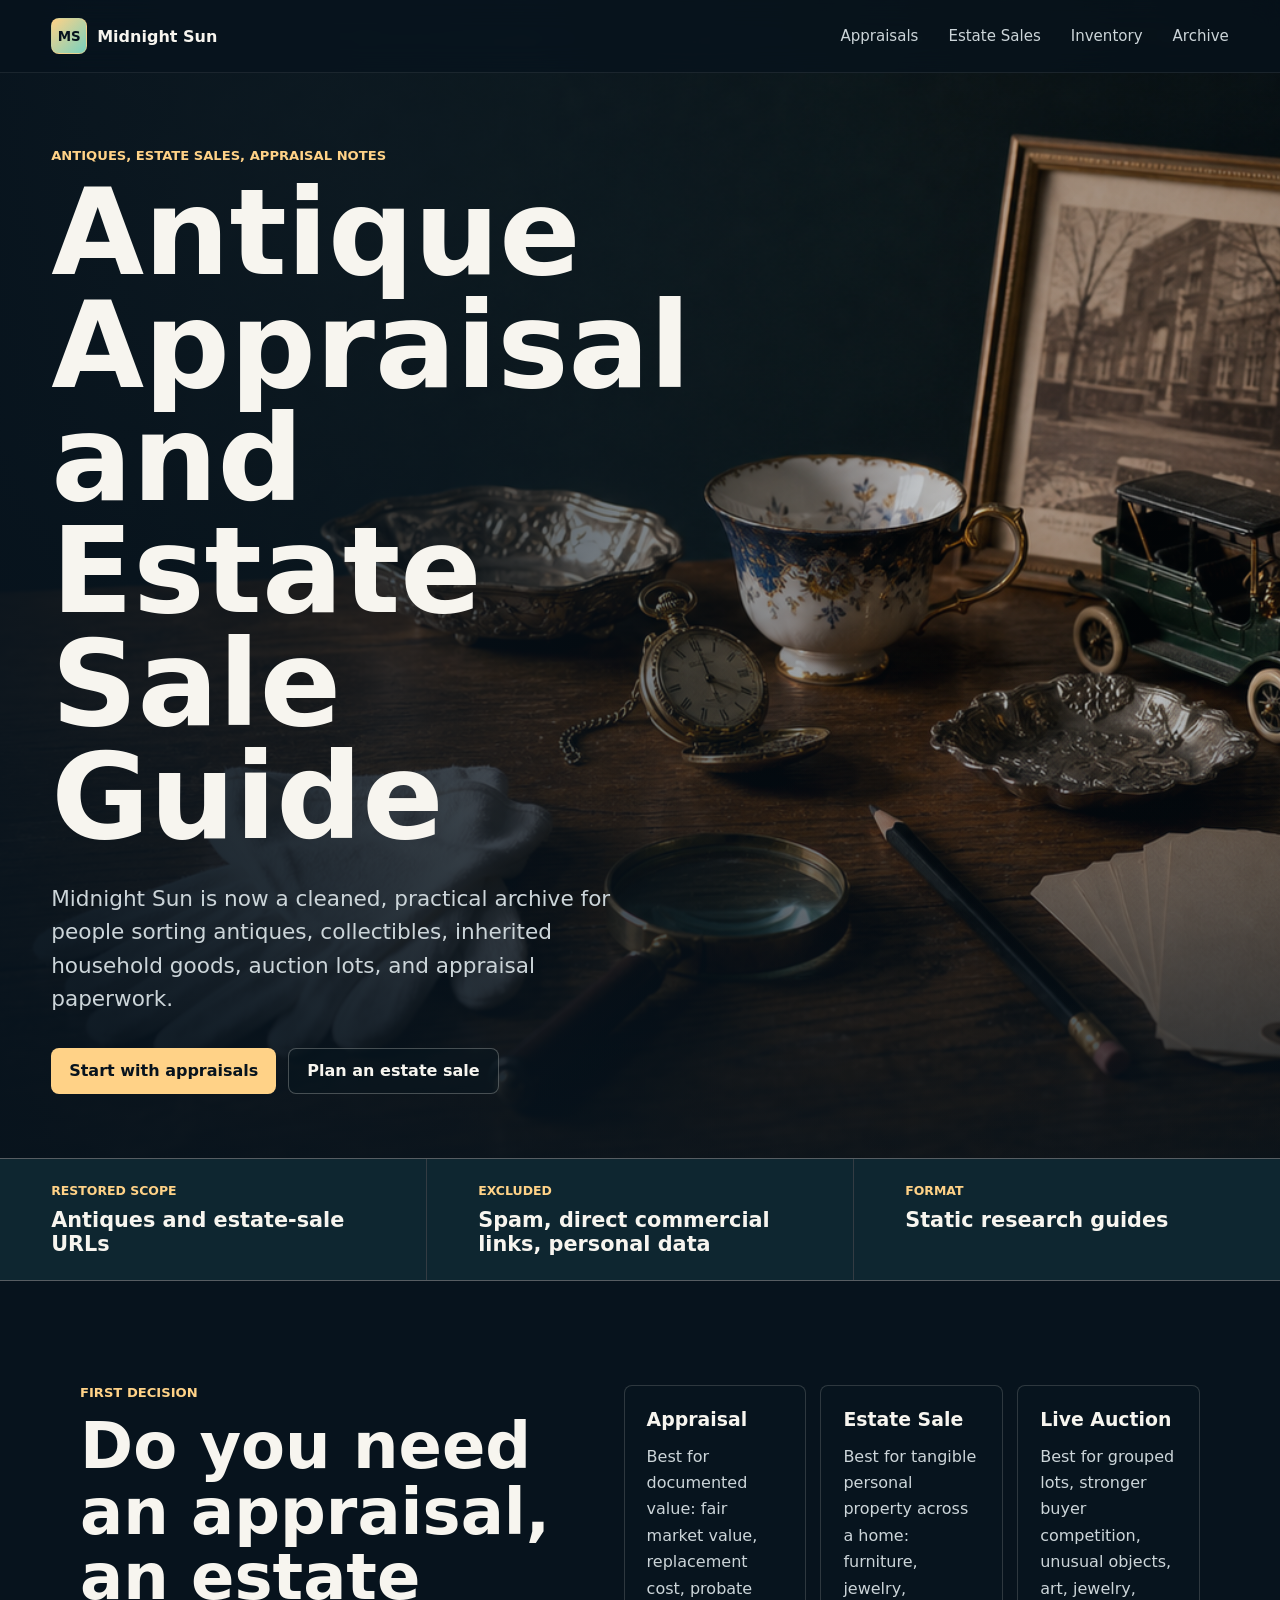
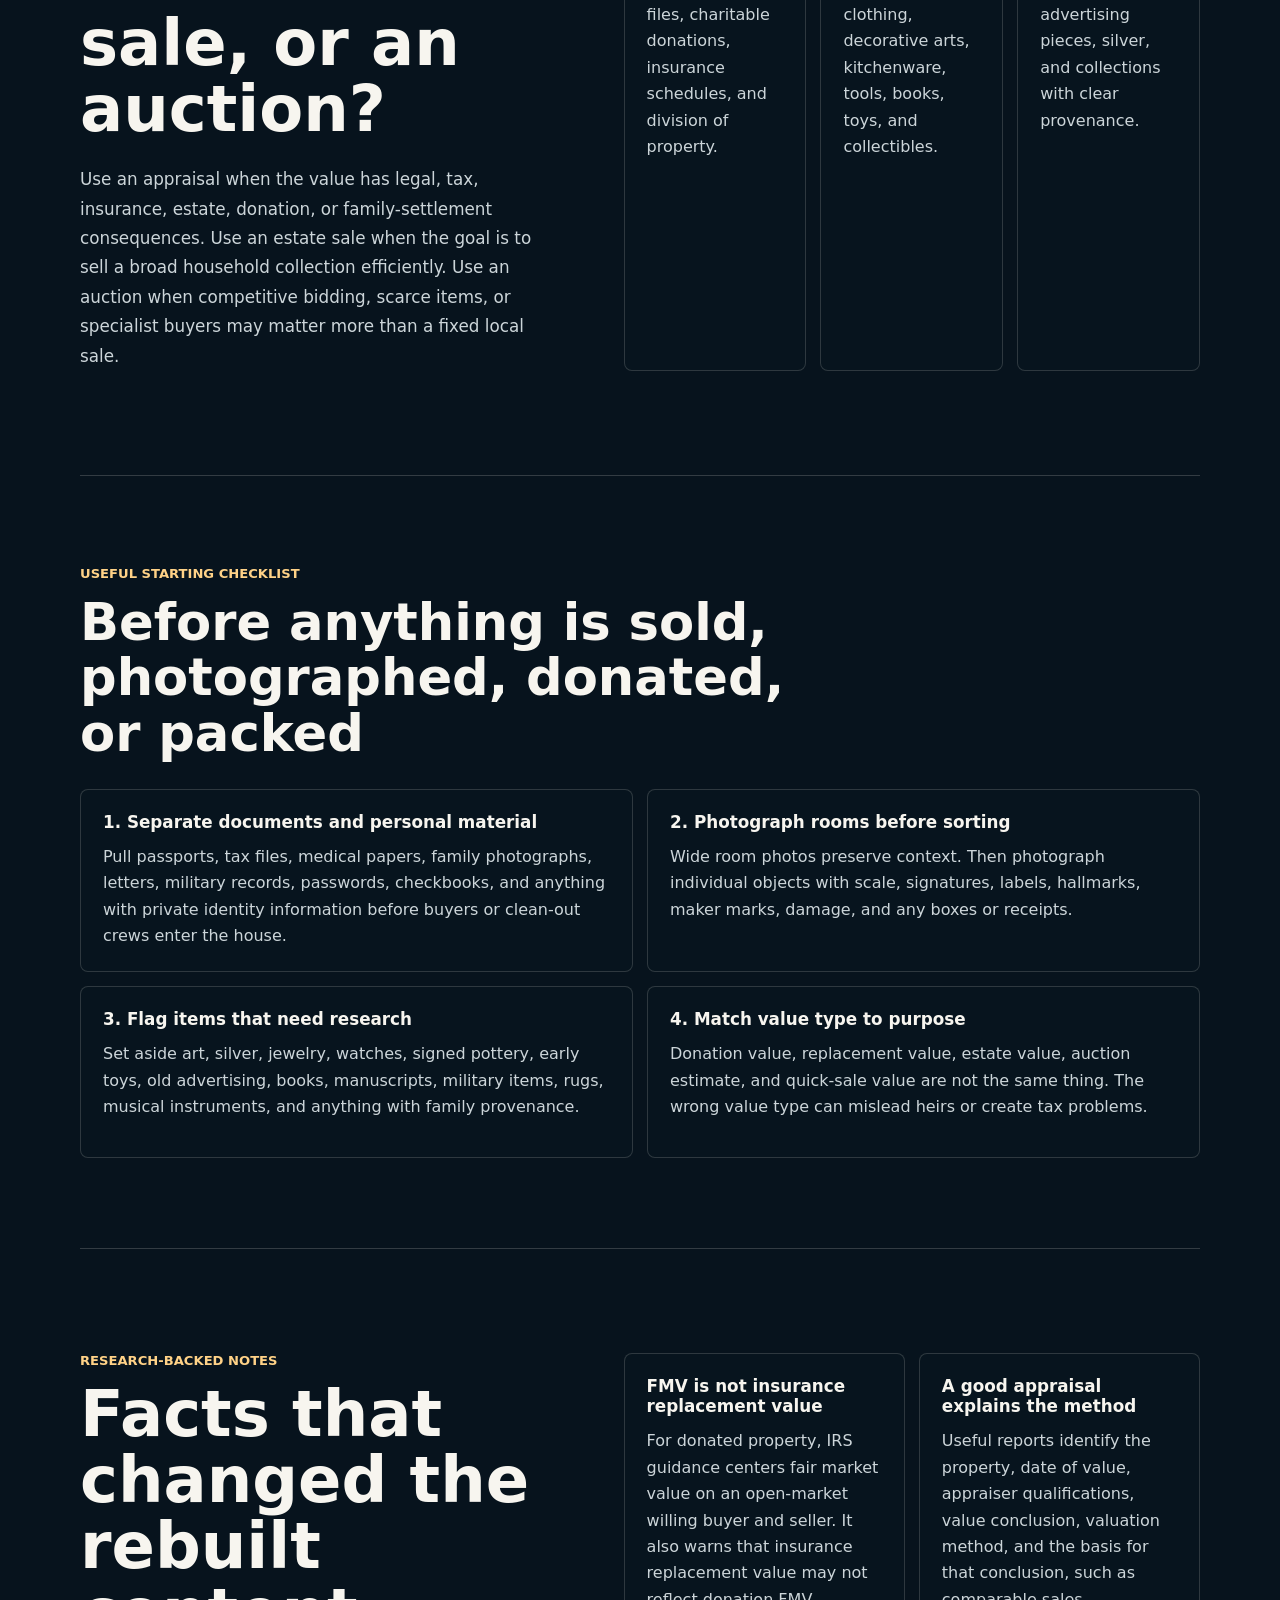
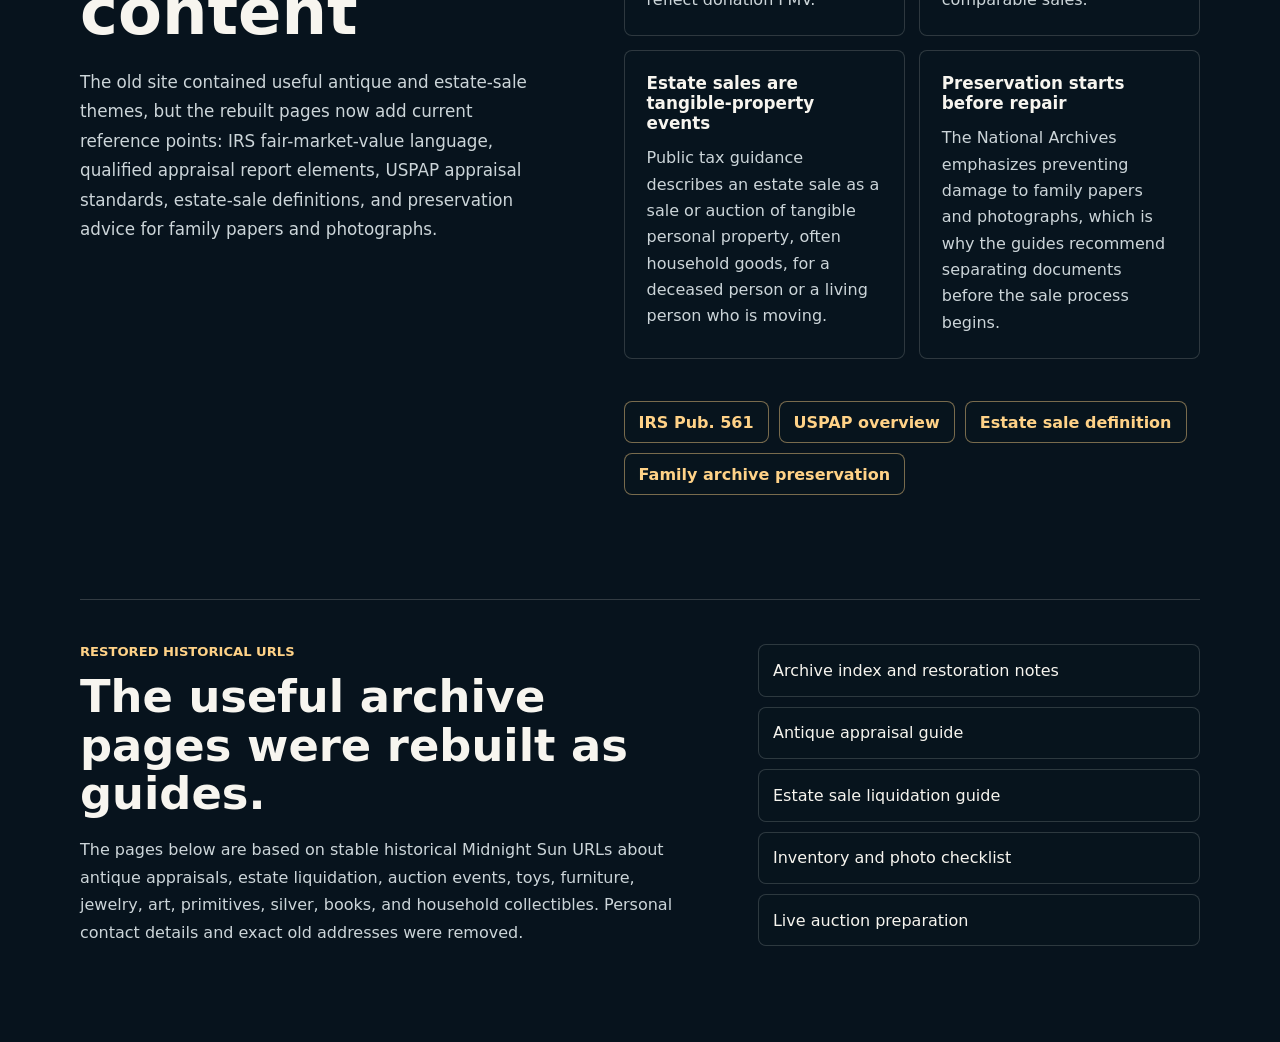
<file: index.html>
<!doctype html>
<html lang="en">
<head>
  <meta charset="utf-8">
  <meta name="viewport" content="width=device-width, initial-scale=1">
  <title>Antique Appraisal and Estate Sale Guide | Midnight Sun</title>
  <meta name="description" content="Practical antique appraisal, estate sale, live auction, and household inventory guides rebuilt from the historical Midnight Sun archive.">
  <link rel="canonical" href="https://midnightsunapp.com/">
  <meta property="og:type" content="website">
  <meta property="og:title" content="Antique Appraisal and Estate Sale Guide">
  <meta property="og:description" content="Useful appraisal, estate sale, auction, and collectible inventory guidance from the cleaned Midnight Sun archive.">
  <meta property="og:url" content="https://midnightsunapp.com/">
  <meta property="og:image" content="https://midnightsunapp.com/assets/antique-appraisal-hero.png">
  <meta name="twitter:card" content="summary_large_image">
  <link rel="stylesheet" href="/styles.css">
</head>
<body>
  <header class="site-header" aria-label="Site header">
    <a class="brand" href="/" aria-label="Midnight Sun home">
      <span class="brand-mark" aria-hidden="true">MS</span>
      <span>Midnight Sun</span>
    </a>
    <nav class="nav" aria-label="Primary navigation">
      <a href="/sun3">Appraisals</a>
      <a href="/sun2">Estate Sales</a>
      <a href="/photo_gallery">Inventory</a>
      <a href="/archive/">Archive</a>
    </nav>
  </header>

  <main>
    <section class="hero" aria-labelledby="hero-title">
      <img class="hero-image" src="/assets/antique-appraisal-hero.png" alt="Antique objects, inventory cards, and an appraisal magnifying glass on a work table">
      <div class="hero-scrim" aria-hidden="true"></div>
      <div class="hero-content">
        <p class="eyebrow">Antiques, estate sales, appraisal notes</p>
        <h1 id="hero-title">Antique Appraisal and Estate Sale Guide</h1>
        <p class="hero-copy">Midnight Sun is now a cleaned, practical archive for people sorting antiques, collectibles, inherited household goods, auction lots, and appraisal paperwork.</p>
        <div class="hero-actions" aria-label="Main guides">
          <a class="button primary" href="/sun3">Start with appraisals</a>
          <a class="button secondary" href="/sun2">Plan an estate sale</a>
        </div>
      </div>
    </section>

    <section class="status-band" aria-label="Archive status">
      <div class="status-item">
        <strong>Restored scope</strong>
        <span>Antiques and estate-sale URLs</span>
      </div>
      <div class="status-item">
        <strong>Excluded</strong>
        <span>Spam, direct commercial links, personal data</span>
      </div>
      <div class="status-item">
        <strong>Format</strong>
        <span>Static research guides</span>
      </div>
    </section>

    <section class="section" aria-labelledby="decision-title">
      <div class="section-copy">
        <p class="eyebrow">First decision</p>
        <h2 id="decision-title">Do you need an appraisal, an estate sale, or an auction?</h2>
        <p>Use an appraisal when the value has legal, tax, insurance, estate, donation, or family-settlement consequences. Use an estate sale when the goal is to sell a broad household collection efficiently. Use an auction when competitive bidding, scarce items, or specialist buyers may matter more than a fixed local sale.</p>
      </div>
      <div class="principles-grid">
        <article class="principle">
          <h3>Appraisal</h3>
          <p>Best for documented value: fair market value, replacement cost, probate files, charitable donations, insurance schedules, and division of property.</p>
        </article>
        <article class="principle">
          <h3>Estate Sale</h3>
          <p>Best for tangible personal property across a home: furniture, jewelry, clothing, decorative arts, kitchenware, tools, books, toys, and collectibles.</p>
        </article>
        <article class="principle">
          <h3>Live Auction</h3>
          <p>Best for grouped lots, stronger buyer competition, unusual objects, art, jewelry, advertising pieces, silver, and collections with clear provenance.</p>
        </article>
      </div>
    </section>

    <section class="guide-band" id="checklist" aria-labelledby="checklist-title">
      <div>
        <p class="eyebrow">Useful starting checklist</p>
        <h2 id="checklist-title">Before anything is sold, photographed, donated, or packed</h2>
      </div>
      <div class="checklist-grid">
        <article>
          <h3>1. Separate documents and personal material</h3>
          <p>Pull passports, tax files, medical papers, family photographs, letters, military records, passwords, checkbooks, and anything with private identity information before buyers or clean-out crews enter the house.</p>
        </article>
        <article>
          <h3>2. Photograph rooms before sorting</h3>
          <p>Wide room photos preserve context. Then photograph individual objects with scale, signatures, labels, hallmarks, maker marks, damage, and any boxes or receipts.</p>
        </article>
        <article>
          <h3>3. Flag items that need research</h3>
          <p>Set aside art, silver, jewelry, watches, signed pottery, early toys, old advertising, books, manuscripts, military items, rugs, musical instruments, and anything with family provenance.</p>
        </article>
        <article>
          <h3>4. Match value type to purpose</h3>
          <p>Donation value, replacement value, estate value, auction estimate, and quick-sale value are not the same thing. The wrong value type can mislead heirs or create tax problems.</p>
        </article>
      </div>
    </section>

    <section class="section" aria-labelledby="research-title">
      <div class="section-copy">
        <p class="eyebrow">Research-backed notes</p>
        <h2 id="research-title">Facts that changed the rebuilt content</h2>
        <p>The old site contained useful antique and estate-sale themes, but the rebuilt pages now add current reference points: IRS fair-market-value language, qualified appraisal report elements, USPAP appraisal standards, estate-sale definitions, and preservation advice for family papers and photographs.</p>
      </div>
      <div class="fact-list">
        <article>
          <h3>FMV is not insurance replacement value</h3>
          <p>For donated property, IRS guidance centers fair market value on an open-market willing buyer and seller. It also warns that insurance replacement value may not reflect donation FMV.</p>
        </article>
        <article>
          <h3>A good appraisal explains the method</h3>
          <p>Useful reports identify the property, date of value, appraiser qualifications, value conclusion, valuation method, and the basis for that conclusion, such as comparable sales.</p>
        </article>
        <article>
          <h3>Estate sales are tangible-property events</h3>
          <p>Public tax guidance describes an estate sale as a sale or auction of tangible personal property, often household goods, for a deceased person or a living person who is moving.</p>
        </article>
        <article>
          <h3>Preservation starts before repair</h3>
          <p>The National Archives emphasizes preventing damage to family papers and photographs, which is why the guides recommend separating documents before the sale process begins.</p>
        </article>
        <div class="source-actions">
          <button type="button" class="text-button" data-js-link="source-irs-pub561">IRS Pub. 561</button>
          <button type="button" class="text-button" data-js-link="source-uspap">USPAP overview</button>
          <button type="button" class="text-button" data-js-link="source-wa-estate-sales">Estate sale definition</button>
          <button type="button" class="text-button" data-js-link="source-national-archives-family">Family archive preservation</button>
        </div>
      </div>
    </section>

    <section class="archive-band" id="archive" aria-labelledby="archive-title">
      <div>
        <p class="eyebrow">Restored historical URLs</p>
        <h2 id="archive-title">The useful archive pages were rebuilt as guides.</h2>
        <p>The pages below are based on stable historical Midnight Sun URLs about antique appraisals, estate liquidation, auction events, toys, furniture, jewelry, art, primitives, silver, books, and household collectibles. Personal contact details and exact old addresses were removed.</p>
      </div>
      <div class="archive-links">
        <a href="/archive/">Archive index and restoration notes</a>
        <a href="/sun3">Antique appraisal guide</a>
        <a href="/sun2">Estate sale liquidation guide</a>
        <a href="/photo_gallery">Inventory and photo checklist</a>
        <a href="/live_auctions_only">Live auction preparation</a>
      </div>
    </section>
  </main>
  <script src="/archive-links.js" defer></script>
</body>
</html>
</file>
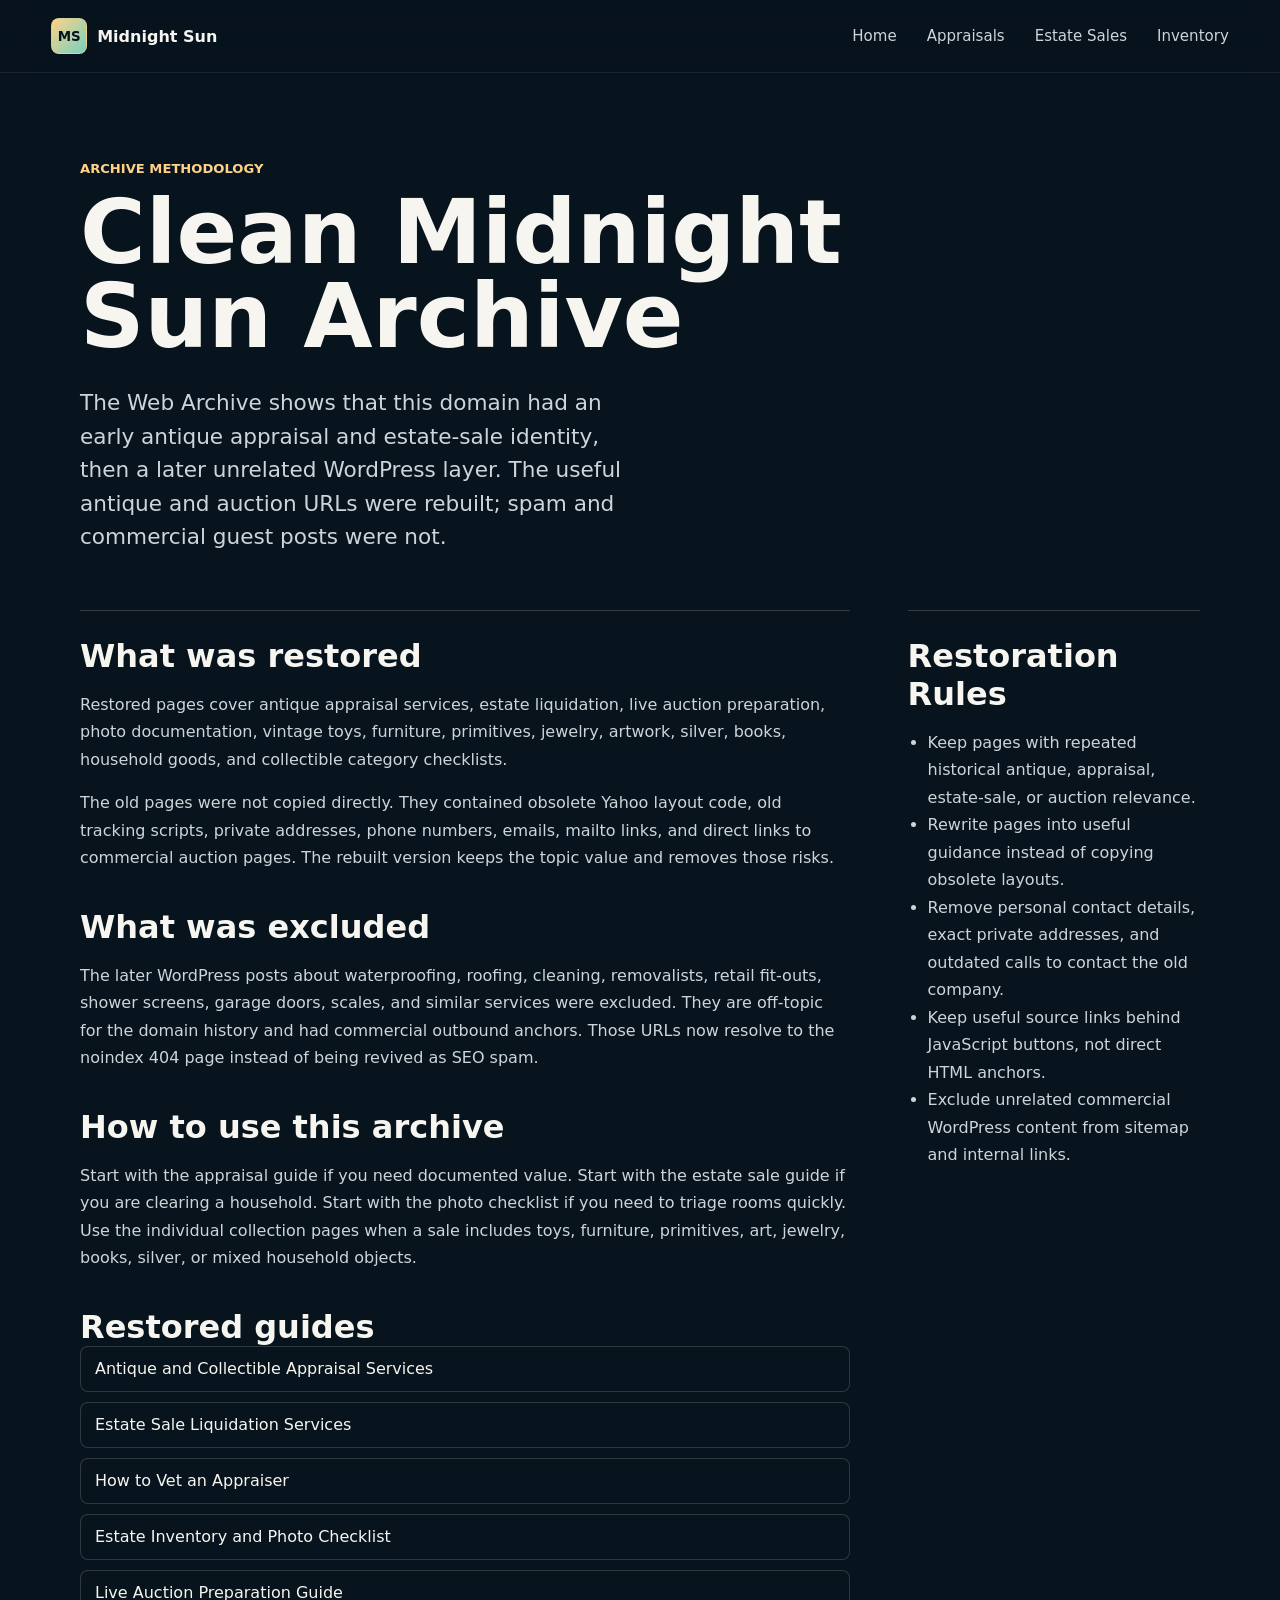
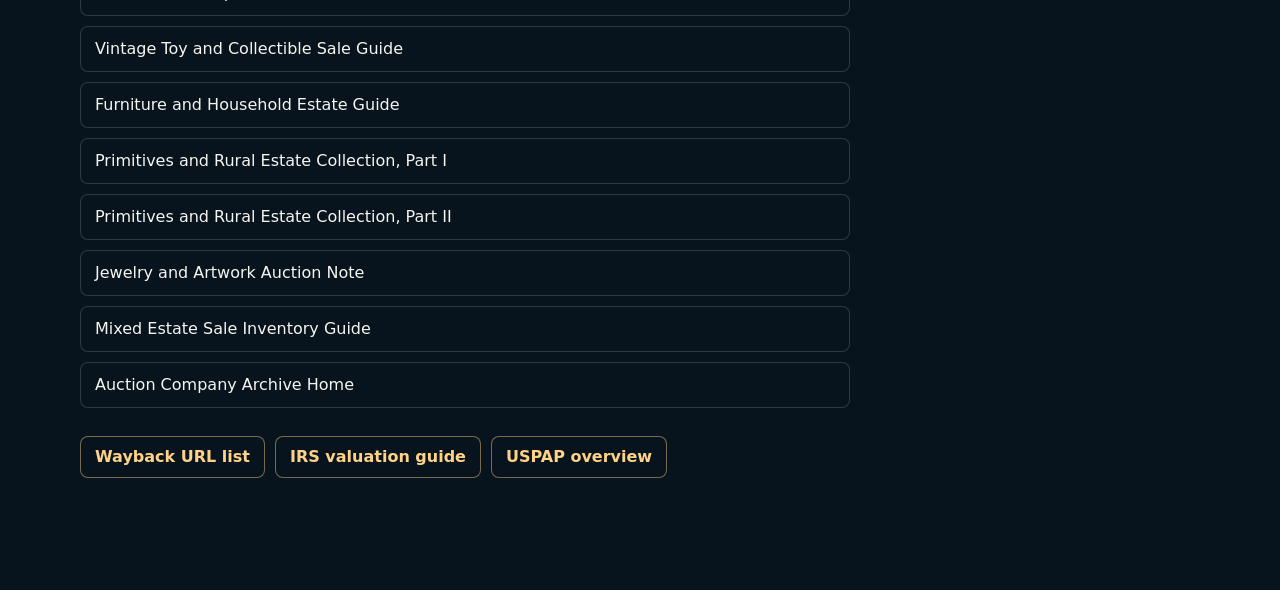
<file: archive/index.html>
<!doctype html>
<html lang="en">
<head>
  <meta charset="utf-8">
  <meta name="viewport" content="width=device-width, initial-scale=1">
  <title>Clean Midnight Sun Archive</title>
  <meta name="description" content="Index of restored Midnight Sun antique appraisal, estate sale, auction, and collectible inventory guides, with spam and personal data removed.">
  <link rel="canonical" href="https://midnightsunapp.com/archive/">
  <meta property="og:type" content="website">
  <meta property="og:title" content="Clean Midnight Sun Archive">
  <meta property="og:description" content="Useful historical URLs rebuilt into practical guides without personal data or direct commercial links.">
  <meta property="og:url" content="https://midnightsunapp.com/archive/">
  <meta property="og:image" content="https://midnightsunapp.com/assets/antique-appraisal-hero.png">
  <meta name="twitter:card" content="summary_large_image">
  <link rel="stylesheet" href="/styles.css">
</head>
<body class="archive-page">
  <header class="site-header" aria-label="Site header">
    <a class="brand" href="/" aria-label="Midnight Sun home">
      <span class="brand-mark" aria-hidden="true">MS</span>
      <span>Midnight Sun</span>
    </a>
    <nav class="nav" aria-label="Primary navigation">
      <a href="/">Home</a>
      <a href="/sun3">Appraisals</a>
      <a href="/sun2">Estate Sales</a>
      <a href="/photo_gallery">Inventory</a>
    </nav>
  </header>

  <main class="content-page">
    <section class="page-hero" aria-labelledby="archive-title">
      <p class="eyebrow">Archive methodology</p>
      <h1 id="archive-title">Clean Midnight Sun Archive</h1>
      <p class="hero-copy">The Web Archive shows that this domain had an early antique appraisal and estate-sale identity, then a later unrelated WordPress layer. The useful antique and auction URLs were rebuilt; spam and commercial guest posts were not.</p>
    </section>

    <section class="article-layout">
      <article class="article-body">
        <h2>What was restored</h2>
        <p>Restored pages cover antique appraisal services, estate liquidation, live auction preparation, photo documentation, vintage toys, furniture, primitives, jewelry, artwork, silver, books, household goods, and collectible category checklists.</p>
        <p>The old pages were not copied directly. They contained obsolete Yahoo layout code, old tracking scripts, private addresses, phone numbers, emails, mailto links, and direct links to commercial auction pages. The rebuilt version keeps the topic value and removes those risks.</p>

        <h2>What was excluded</h2>
        <p>The later WordPress posts about waterproofing, roofing, cleaning, removalists, retail fit-outs, shower screens, garage doors, scales, and similar services were excluded. They are off-topic for the domain history and had commercial outbound anchors. Those URLs now resolve to the noindex 404 page instead of being revived as SEO spam.</p>

        <h2>How to use this archive</h2>
        <p>Start with the appraisal guide if you need documented value. Start with the estate sale guide if you are clearing a household. Start with the photo checklist if you need to triage rooms quickly. Use the individual collection pages when a sale includes toys, furniture, primitives, art, jewelry, books, silver, or mixed household objects.</p>

        <h2>Restored guides</h2>
        <div class="link-grid">
          <a href="/sun3">Antique and Collectible Appraisal Services</a>
          <a href="/sun2">Estate Sale Liquidation Services</a>
          <a href="/sun4">How to Vet an Appraiser</a>
          <a href="/photo_gallery">Estate Inventory and Photo Checklist</a>
          <a href="/live_auctions_only">Live Auction Preparation Guide</a>
          <a href="/sun6">Vintage Toy and Collectible Sale Guide</a>
          <a href="/sun7">Furniture and Household Estate Guide</a>
          <a href="/sun8">Primitives and Rural Estate Collection, Part I</a>
          <a href="/sun11">Primitives and Rural Estate Collection, Part II</a>
          <a href="/sun9">Jewelry and Artwork Auction Note</a>
          <a href="/sun10">Mixed Estate Sale Inventory Guide</a>
          <a href="/home">Auction Company Archive Home</a>
        </div>

        <div class="source-actions" aria-label="Archive sources">
          <button type="button" class="text-button" data-js-link="wayback-cdx">Wayback URL list</button>
          <button type="button" class="text-button" data-js-link="source-irs-pub561">IRS valuation guide</button>
          <button type="button" class="text-button" data-js-link="source-uspap">USPAP overview</button>
        </div>
      </article>

      <aside class="article-aside" aria-label="Restoration rules">
        <h2>Restoration Rules</h2>
        <ul>
          <li>Keep pages with repeated historical antique, appraisal, estate-sale, or auction relevance.</li>
          <li>Rewrite pages into useful guidance instead of copying obsolete layouts.</li>
          <li>Remove personal contact details, exact private addresses, and outdated calls to contact the old company.</li>
          <li>Keep useful source links behind JavaScript buttons, not direct HTML anchors.</li>
          <li>Exclude unrelated commercial WordPress content from sitemap and internal links.</li>
        </ul>
      </aside>
    </section>
  </main>
  <script src="/archive-links.js" defer></script>
</body>
</html>
</file>
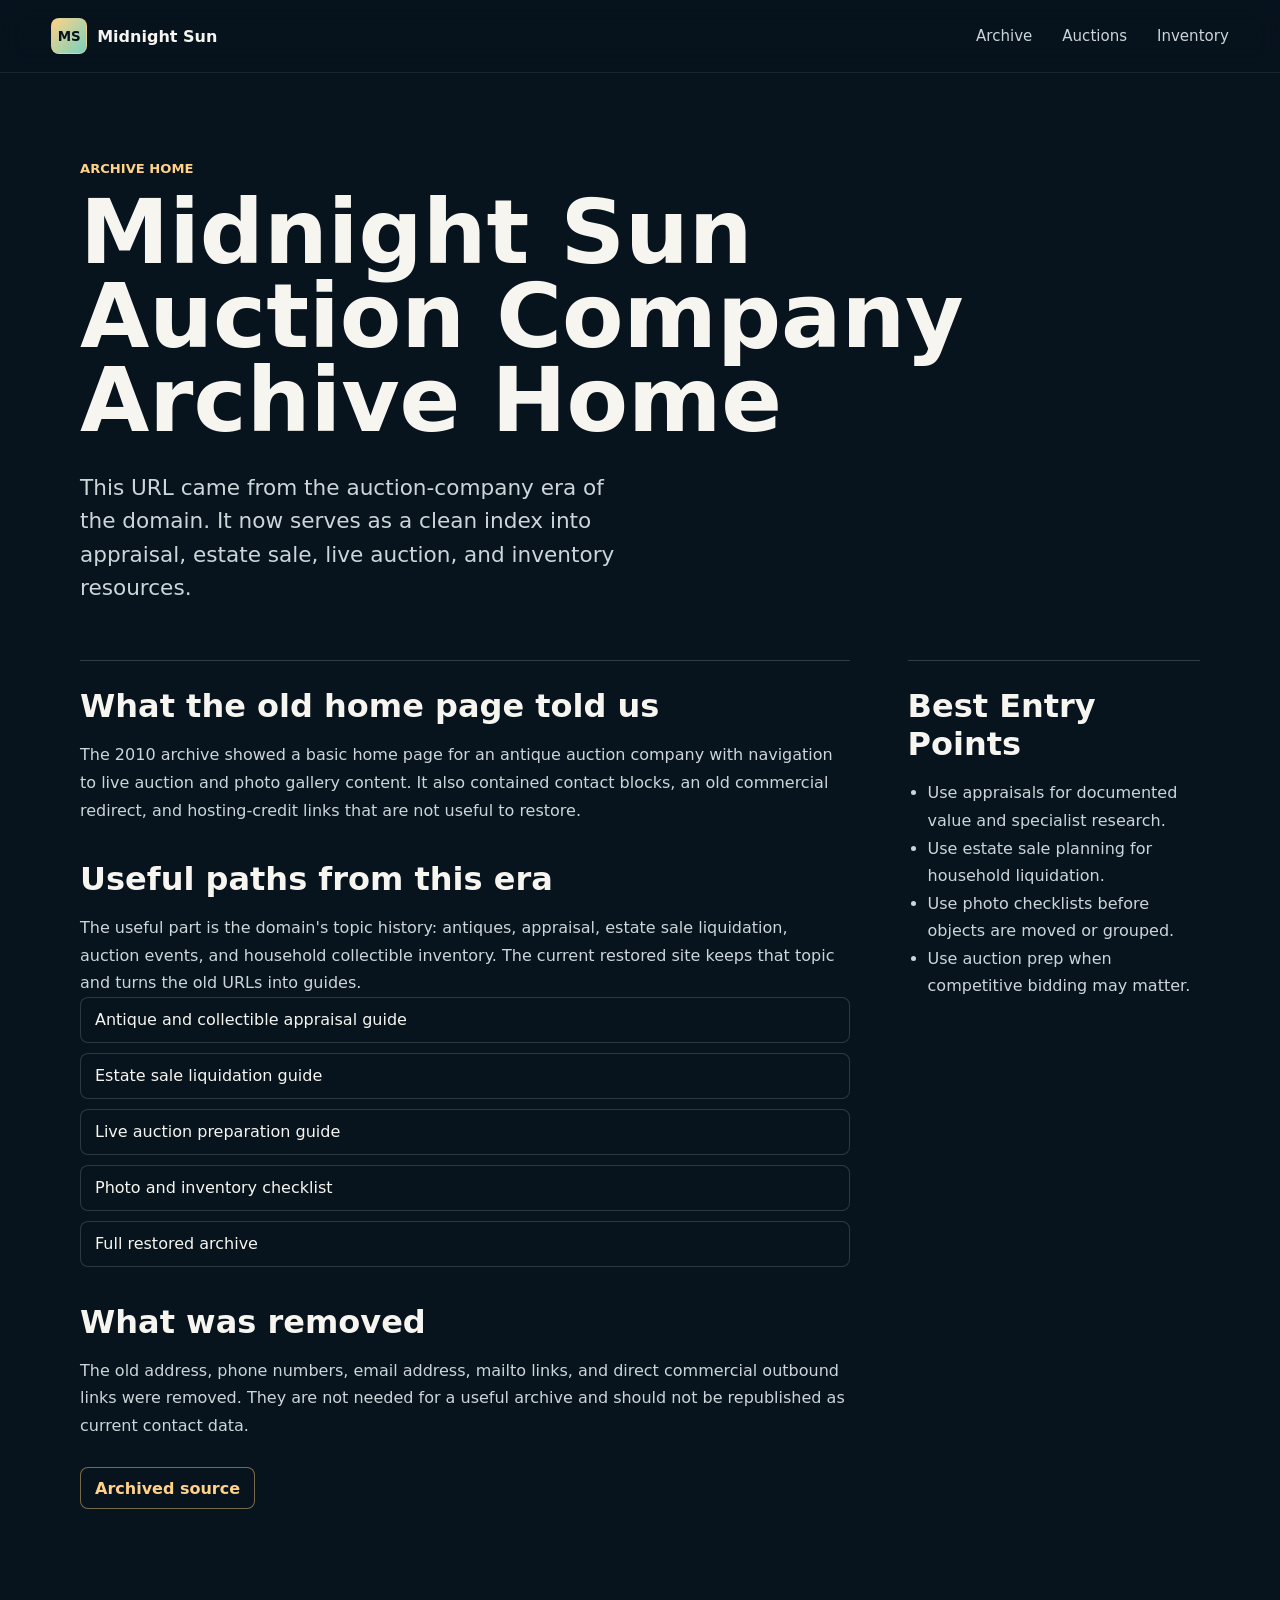
<file: home.html>
<!doctype html>
<html lang="en">
<head>
  <meta charset="utf-8">
  <meta name="viewport" content="width=device-width, initial-scale=1">
  <title>Midnight Sun Auction Company Archive Home</title>
  <meta name="description" content="A cleaned archive home for Midnight Sun antique auction and appraisal content, pointing to useful appraisal, estate sale, inventory, and live auction guides.">
  <link rel="canonical" href="https://midnightsunapp.com/home">
  <meta property="og:type" content="article">
  <meta property="og:title" content="Midnight Sun Auction Company Archive Home">
  <meta property="og:description" content="A useful cleaned archive home for appraisal, estate sale, inventory, and live auction guides.">
  <meta property="og:url" content="https://midnightsunapp.com/home">
  <meta property="og:image" content="https://midnightsunapp.com/assets/antique-appraisal-hero.png">
  <meta name="twitter:card" content="summary_large_image">
  <link rel="stylesheet" href="/styles.css">
</head>
<body class="archive-page">
  <header class="site-header" aria-label="Site header">
    <a class="brand" href="/" aria-label="Midnight Sun home">
      <span class="brand-mark" aria-hidden="true">MS</span>
      <span>Midnight Sun</span>
    </a>
    <nav class="nav" aria-label="Archive navigation">
      <a href="/archive/">Archive</a>
      <a href="/live_auctions_only">Auctions</a>
      <a href="/photo_gallery">Inventory</a>
    </nav>
  </header>

  <main class="content-page">
    <section class="page-hero" aria-labelledby="page-title">
      <p class="eyebrow">Archive home</p>
      <h1 id="page-title">Midnight Sun Auction Company Archive Home</h1>
      <p class="hero-copy">This URL came from the auction-company era of the domain. It now serves as a clean index into appraisal, estate sale, live auction, and inventory resources.</p>
    </section>

    <section class="article-layout">
      <article class="article-body">
        <h2>What the old home page told us</h2>
        <p>The 2010 archive showed a basic home page for an antique auction company with navigation to live auction and photo gallery content. It also contained contact blocks, an old commercial redirect, and hosting-credit links that are not useful to restore.</p>

        <h2>Useful paths from this era</h2>
        <p>The useful part is the domain's topic history: antiques, appraisal, estate sale liquidation, auction events, and household collectible inventory. The current restored site keeps that topic and turns the old URLs into guides.</p>

        <div class="link-grid">
          <a href="/sun3">Antique and collectible appraisal guide</a>
          <a href="/sun2">Estate sale liquidation guide</a>
          <a href="/live_auctions_only">Live auction preparation guide</a>
          <a href="/photo_gallery">Photo and inventory checklist</a>
          <a href="/archive/">Full restored archive</a>
        </div>

        <h2>What was removed</h2>
        <p>The old address, phone numbers, email address, mailto links, and direct commercial outbound links were removed. They are not needed for a useful archive and should not be republished as current contact data.</p>
        <div class="source-actions">
          <button type="button" class="text-button" data-js-link="wayback-home">Archived source</button>
        </div>
      </article>

      <aside class="article-aside">
        <h2>Best Entry Points</h2>
        <ul>
          <li>Use appraisals for documented value and specialist research.</li>
          <li>Use estate sale planning for household liquidation.</li>
          <li>Use photo checklists before objects are moved or grouped.</li>
          <li>Use auction prep when competitive bidding may matter.</li>
        </ul>
      </aside>
    </section>
  </main>
  <script src="/archive-links.js" defer></script>
</body>
</html>
</file>
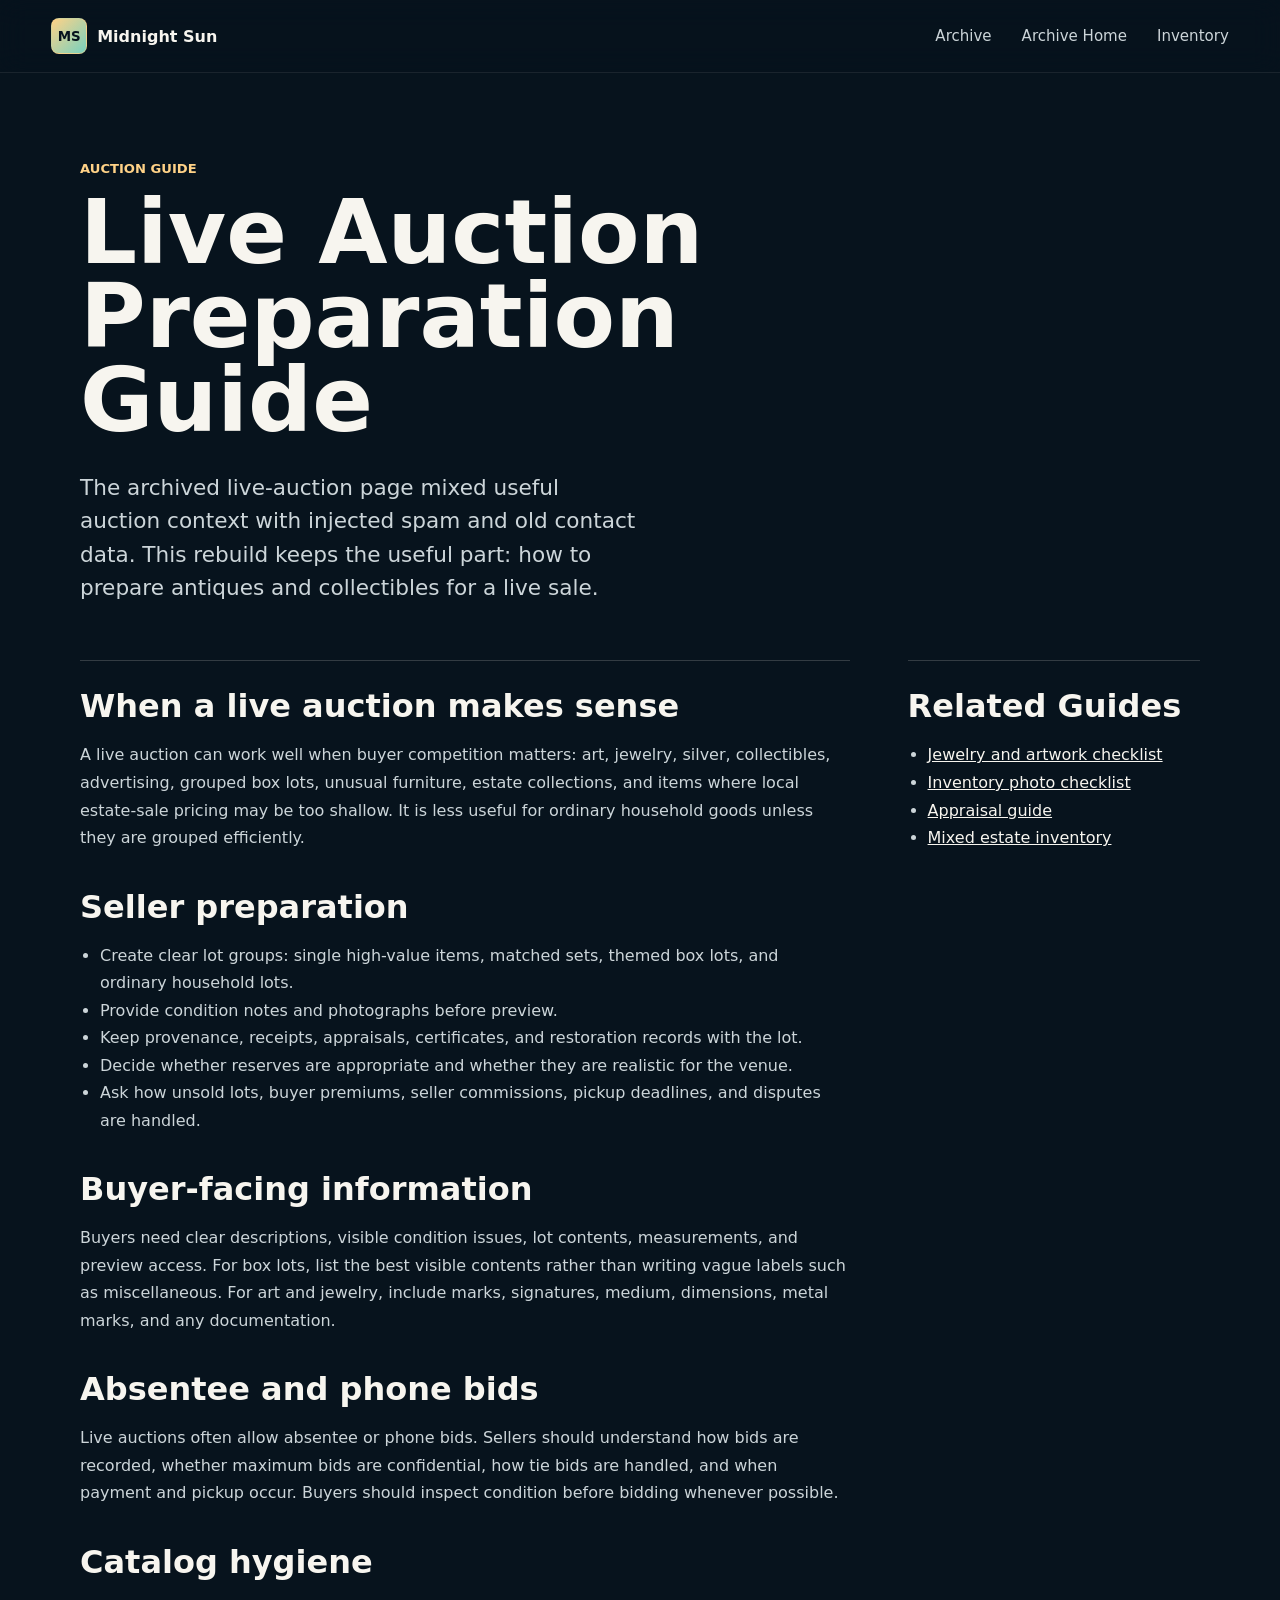
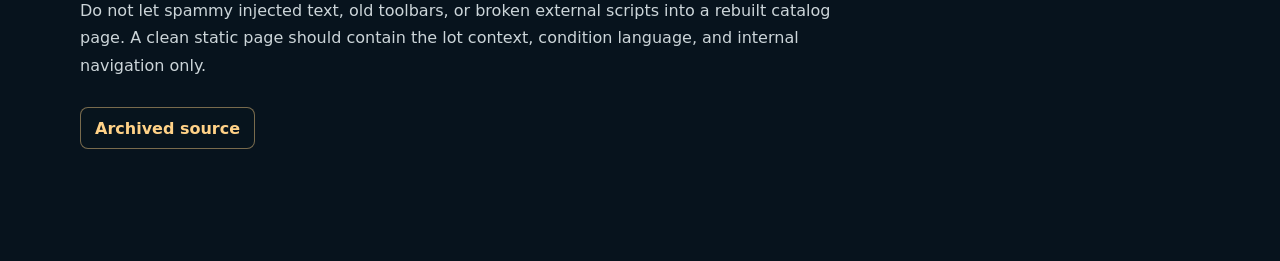
<file: live_auctions_only.html>
<!doctype html>
<html lang="en">
<head>
  <meta charset="utf-8">
  <meta name="viewport" content="width=device-width, initial-scale=1">
  <title>Live Auction Preparation Guide</title>
  <meta name="description" content="How to prepare antiques, art, jewelry, collectibles, and box lots for live auction: lot grouping, condition notes, reserves, preview, absentee bids, and buyer documentation.">
  <link rel="canonical" href="https://midnightsunapp.com/live_auctions_only">
  <meta property="og:type" content="article">
  <meta property="og:title" content="Live Auction Preparation Guide">
  <meta property="og:description" content="A practical guide to live auction preparation for antiques, art, jewelry, and collectibles.">
  <meta property="og:url" content="https://midnightsunapp.com/live_auctions_only">
  <meta property="og:image" content="https://midnightsunapp.com/assets/antique-appraisal-hero.png">
  <meta name="twitter:card" content="summary_large_image">
  <link rel="stylesheet" href="/styles.css">
</head>
<body class="archive-page">
  <header class="site-header" aria-label="Site header">
    <a class="brand" href="/" aria-label="Midnight Sun home">
      <span class="brand-mark" aria-hidden="true">MS</span>
      <span>Midnight Sun</span>
    </a>
    <nav class="nav" aria-label="Archive navigation">
      <a href="/archive/">Archive</a>
      <a href="/home">Archive Home</a>
      <a href="/photo_gallery">Inventory</a>
    </nav>
  </header>

  <main class="content-page">
    <section class="page-hero" aria-labelledby="page-title">
      <p class="eyebrow">Auction guide</p>
      <h1 id="page-title">Live Auction Preparation Guide</h1>
      <p class="hero-copy">The archived live-auction page mixed useful auction context with injected spam and old contact data. This rebuild keeps the useful part: how to prepare antiques and collectibles for a live sale.</p>
    </section>

    <section class="article-layout">
      <article class="article-body">
        <h2>When a live auction makes sense</h2>
        <p>A live auction can work well when buyer competition matters: art, jewelry, silver, collectibles, advertising, grouped box lots, unusual furniture, estate collections, and items where local estate-sale pricing may be too shallow. It is less useful for ordinary household goods unless they are grouped efficiently.</p>

        <h2>Seller preparation</h2>
        <ul>
          <li>Create clear lot groups: single high-value items, matched sets, themed box lots, and ordinary household lots.</li>
          <li>Provide condition notes and photographs before preview.</li>
          <li>Keep provenance, receipts, appraisals, certificates, and restoration records with the lot.</li>
          <li>Decide whether reserves are appropriate and whether they are realistic for the venue.</li>
          <li>Ask how unsold lots, buyer premiums, seller commissions, pickup deadlines, and disputes are handled.</li>
        </ul>

        <h2>Buyer-facing information</h2>
        <p>Buyers need clear descriptions, visible condition issues, lot contents, measurements, and preview access. For box lots, list the best visible contents rather than writing vague labels such as miscellaneous. For art and jewelry, include marks, signatures, medium, dimensions, metal marks, and any documentation.</p>

        <h2>Absentee and phone bids</h2>
        <p>Live auctions often allow absentee or phone bids. Sellers should understand how bids are recorded, whether maximum bids are confidential, how tie bids are handled, and when payment and pickup occur. Buyers should inspect condition before bidding whenever possible.</p>

        <h2>Catalog hygiene</h2>
        <p>Do not let spammy injected text, old toolbars, or broken external scripts into a rebuilt catalog page. A clean static page should contain the lot context, condition language, and internal navigation only.</p>

        <div class="source-actions">
          <button type="button" class="text-button" data-js-link="wayback-live-auctions">Archived source</button>
        </div>
      </article>

      <aside class="article-aside">
        <h2>Related Guides</h2>
        <ul>
          <li><a href="/sun9">Jewelry and artwork checklist</a></li>
          <li><a href="/photo_gallery">Inventory photo checklist</a></li>
          <li><a href="/sun3">Appraisal guide</a></li>
          <li><a href="/sun10">Mixed estate inventory</a></li>
        </ul>
      </aside>
    </section>
  </main>
  <script src="/archive-links.js" defer></script>
</body>
</html>
</file>
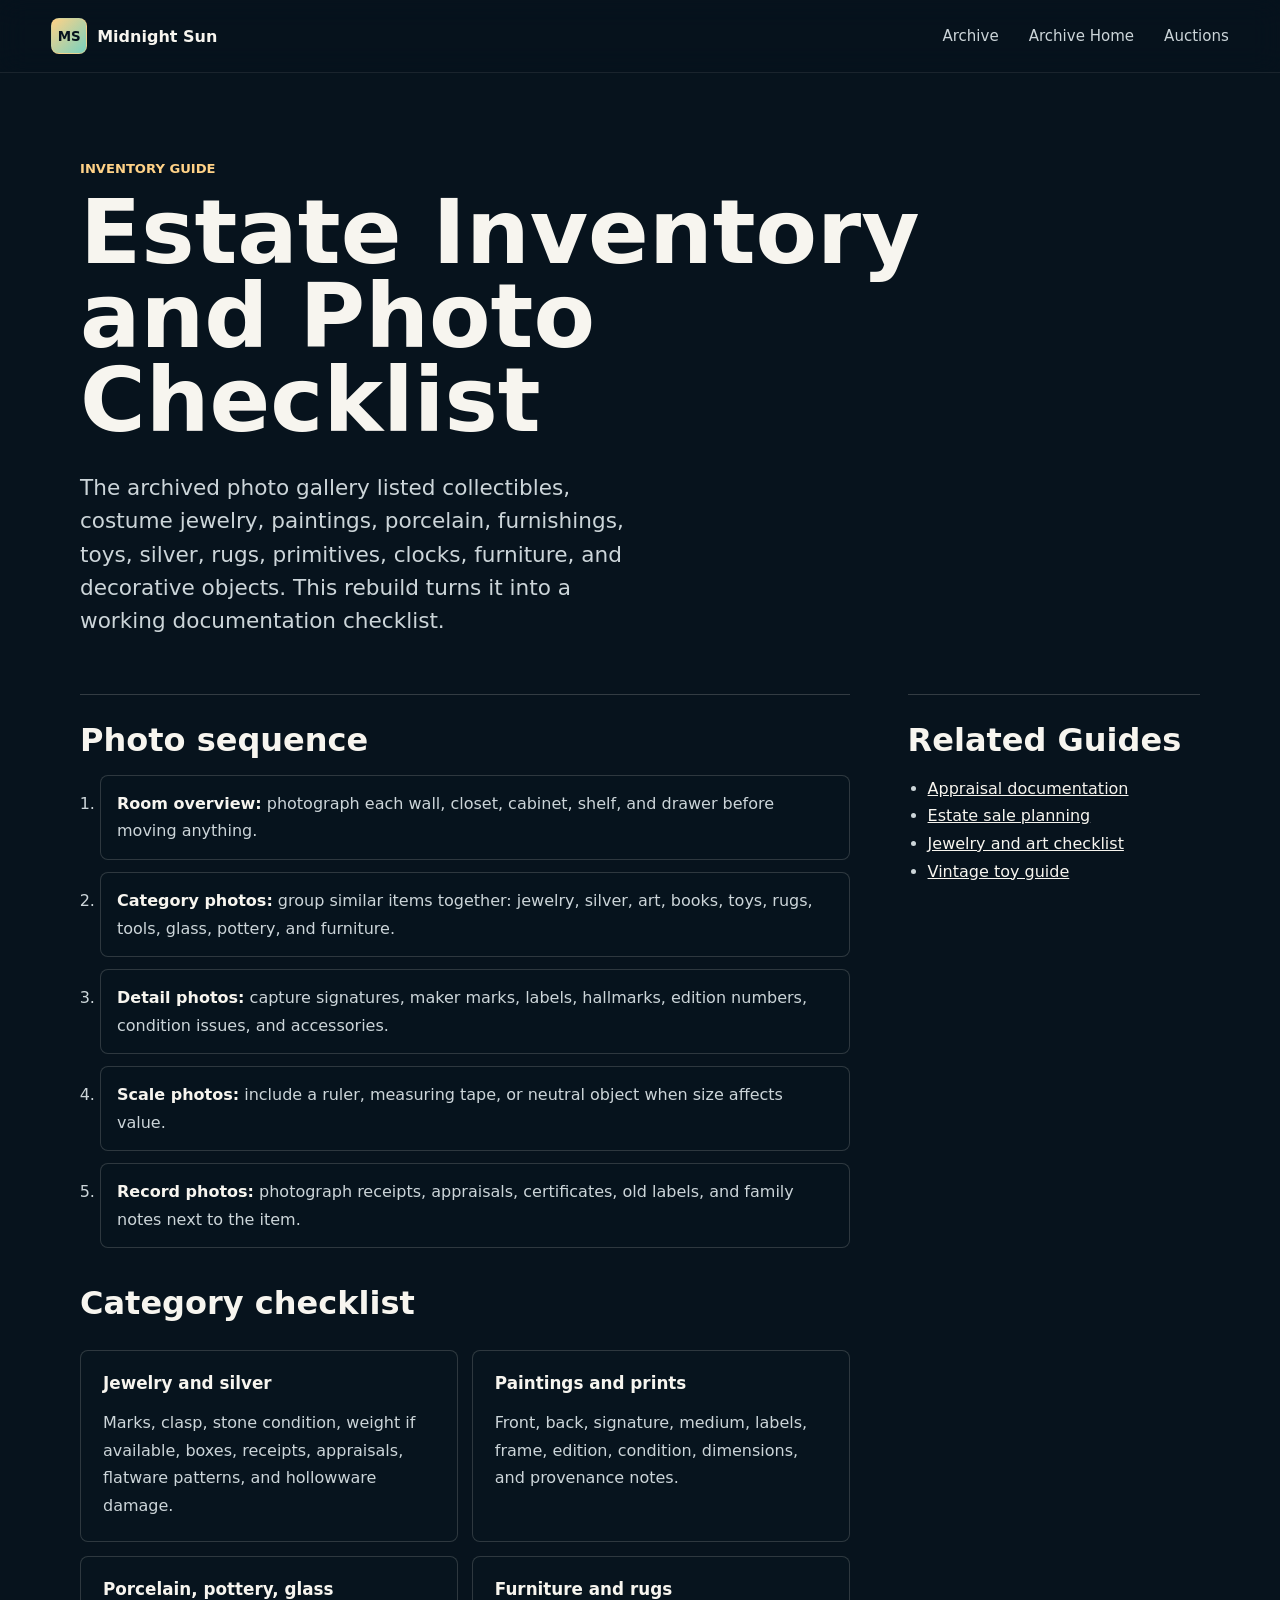
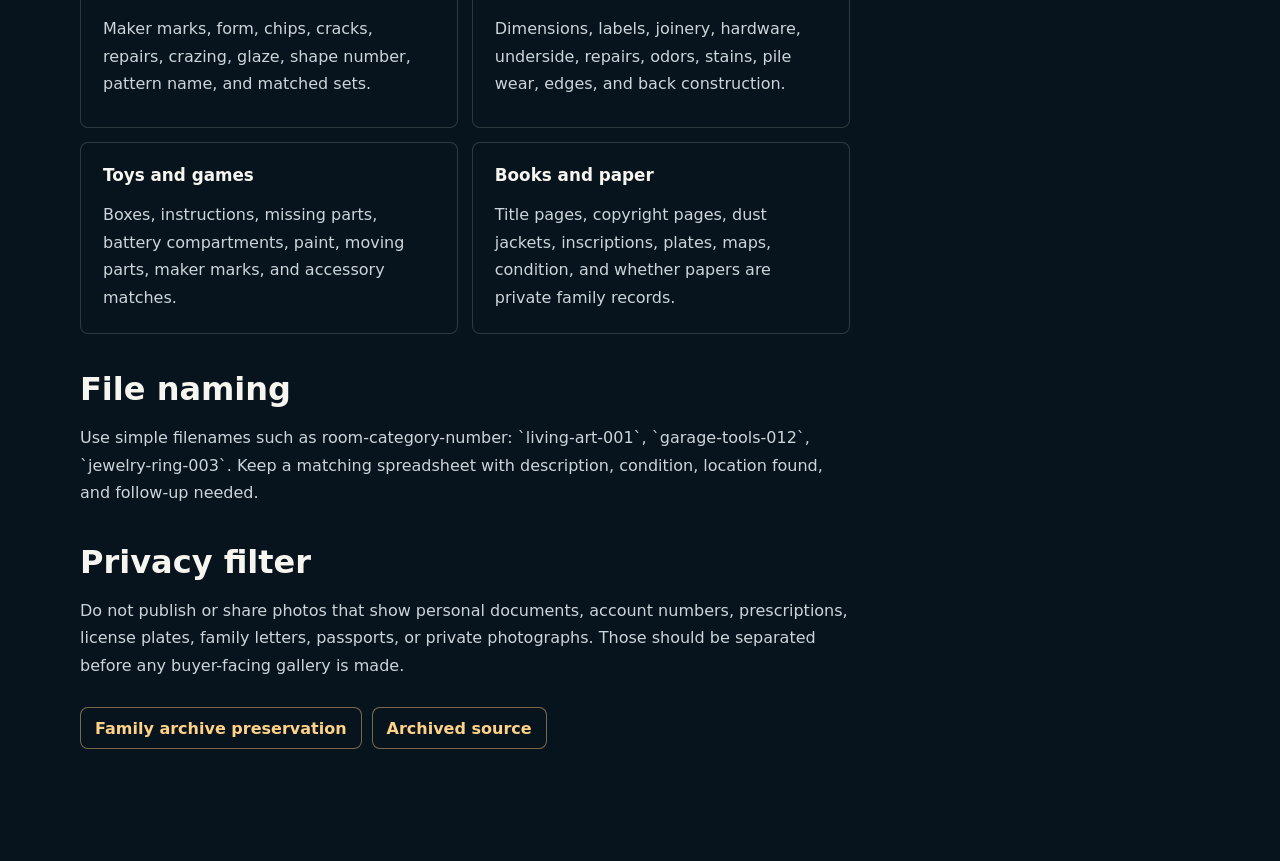
<file: photo_gallery.html>
<!doctype html>
<html lang="en">
<head>
  <meta charset="utf-8">
  <meta name="viewport" content="width=device-width, initial-scale=1">
  <title>Estate Inventory and Photo Checklist</title>
  <meta name="description" content="How to photograph and inventory estate sale items: jewelry, paintings, porcelain, furniture, toys, silver, rugs, books, clocks, primitives, and collectibles.">
  <link rel="canonical" href="https://midnightsunapp.com/photo_gallery">
  <meta property="og:type" content="article">
  <meta property="og:title" content="Estate Inventory and Photo Checklist">
  <meta property="og:description" content="A practical checklist for photographing and categorizing estate sale inventory.">
  <meta property="og:url" content="https://midnightsunapp.com/photo_gallery">
  <meta property="og:image" content="https://midnightsunapp.com/assets/antique-appraisal-hero.png">
  <meta name="twitter:card" content="summary_large_image">
  <link rel="stylesheet" href="/styles.css">
</head>
<body class="archive-page">
  <header class="site-header" aria-label="Site header">
    <a class="brand" href="/" aria-label="Midnight Sun home">
      <span class="brand-mark" aria-hidden="true">MS</span>
      <span>Midnight Sun</span>
    </a>
    <nav class="nav" aria-label="Archive navigation">
      <a href="/archive/">Archive</a>
      <a href="/home">Archive Home</a>
      <a href="/live_auctions_only">Auctions</a>
    </nav>
  </header>

  <main class="content-page">
    <section class="page-hero" aria-labelledby="page-title">
      <p class="eyebrow">Inventory guide</p>
      <h1 id="page-title">Estate Inventory and Photo Checklist</h1>
      <p class="hero-copy">The archived photo gallery listed collectibles, costume jewelry, paintings, porcelain, furnishings, toys, silver, rugs, primitives, clocks, furniture, and decorative objects. This rebuild turns it into a working documentation checklist.</p>
    </section>

    <section class="article-layout">
      <article class="article-body">
        <h2>Photo sequence</h2>
        <ol class="step-list">
          <li><strong>Room overview:</strong> photograph each wall, closet, cabinet, shelf, and drawer before moving anything.</li>
          <li><strong>Category photos:</strong> group similar items together: jewelry, silver, art, books, toys, rugs, tools, glass, pottery, and furniture.</li>
          <li><strong>Detail photos:</strong> capture signatures, maker marks, labels, hallmarks, edition numbers, condition issues, and accessories.</li>
          <li><strong>Scale photos:</strong> include a ruler, measuring tape, or neutral object when size affects value.</li>
          <li><strong>Record photos:</strong> photograph receipts, appraisals, certificates, old labels, and family notes next to the item.</li>
        </ol>

        <h2>Category checklist</h2>
        <div class="compact-grid">
          <article>
            <h3>Jewelry and silver</h3>
            <p>Marks, clasp, stone condition, weight if available, boxes, receipts, appraisals, flatware patterns, and hollowware damage.</p>
          </article>
          <article>
            <h3>Paintings and prints</h3>
            <p>Front, back, signature, medium, labels, frame, edition, condition, dimensions, and provenance notes.</p>
          </article>
          <article>
            <h3>Porcelain, pottery, glass</h3>
            <p>Maker marks, form, chips, cracks, repairs, crazing, glaze, shape number, pattern name, and matched sets.</p>
          </article>
          <article>
            <h3>Furniture and rugs</h3>
            <p>Dimensions, labels, joinery, hardware, underside, repairs, odors, stains, pile wear, edges, and back construction.</p>
          </article>
          <article>
            <h3>Toys and games</h3>
            <p>Boxes, instructions, missing parts, battery compartments, paint, moving parts, maker marks, and accessory matches.</p>
          </article>
          <article>
            <h3>Books and paper</h3>
            <p>Title pages, copyright pages, dust jackets, inscriptions, plates, maps, condition, and whether papers are private family records.</p>
          </article>
        </div>

        <h2>File naming</h2>
        <p>Use simple filenames such as room-category-number: `living-art-001`, `garage-tools-012`, `jewelry-ring-003`. Keep a matching spreadsheet with description, condition, location found, and follow-up needed.</p>

        <h2>Privacy filter</h2>
        <p>Do not publish or share photos that show personal documents, account numbers, prescriptions, license plates, family letters, passports, or private photographs. Those should be separated before any buyer-facing gallery is made.</p>

        <div class="source-actions">
          <button type="button" class="text-button" data-js-link="source-national-archives-family">Family archive preservation</button>
          <button type="button" class="text-button" data-js-link="wayback-photo-gallery">Archived source</button>
        </div>
      </article>

      <aside class="article-aside">
        <h2>Related Guides</h2>
        <ul>
          <li><a href="/sun3">Appraisal documentation</a></li>
          <li><a href="/sun2">Estate sale planning</a></li>
          <li><a href="/sun9">Jewelry and art checklist</a></li>
          <li><a href="/sun6">Vintage toy guide</a></li>
        </ul>
      </aside>
    </section>
  </main>
  <script src="/archive-links.js" defer></script>
</body>
</html>
</file>
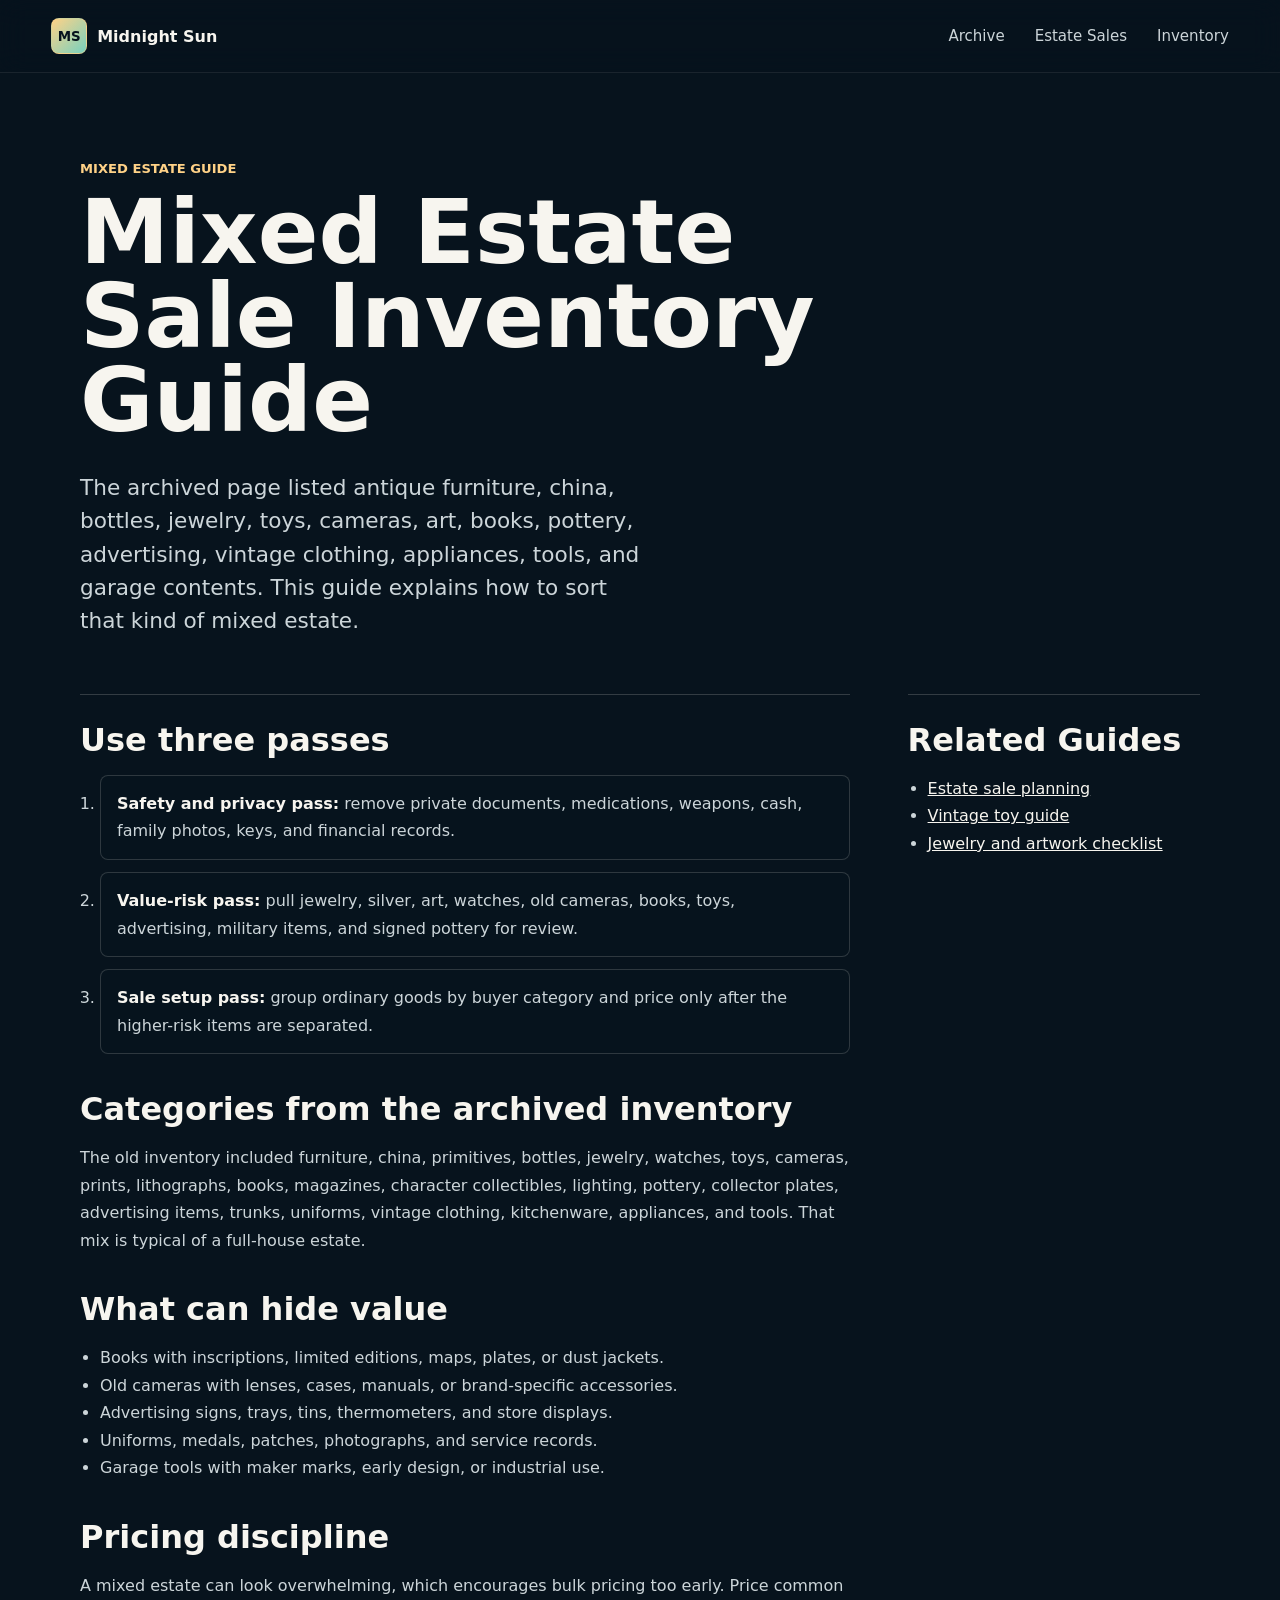
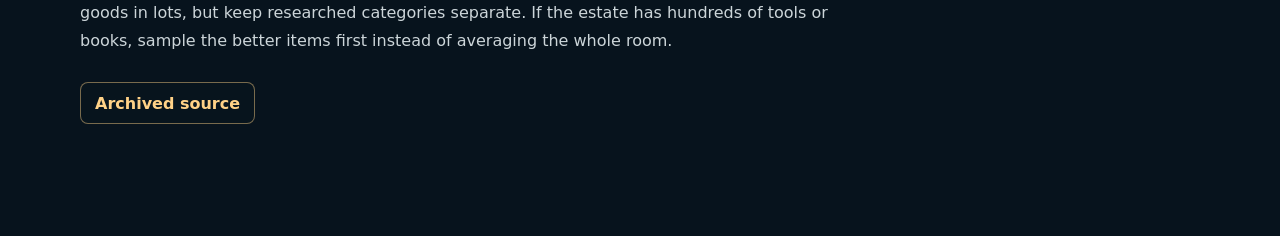
<file: sun10.html>
<!doctype html>
<html lang="en">
<head>
  <meta charset="utf-8">
  <meta name="viewport" content="width=device-width, initial-scale=1">
  <title>Mixed Estate Sale Inventory Guide</title>
  <meta name="description" content="How to sort a mixed estate sale with antique furniture, china, bottles, jewelry, toys, cameras, art, books, pottery, clothing, appliances, tools, and garage contents.">
  <link rel="canonical" href="https://midnightsunapp.com/sun10">
  <meta property="og:type" content="article">
  <meta property="og:title" content="Mixed Estate Sale Inventory Guide">
  <meta property="og:description" content="A practical guide for mixed estate sale inventory and value triage.">
  <meta property="og:url" content="https://midnightsunapp.com/sun10">
  <meta property="og:image" content="https://midnightsunapp.com/assets/antique-appraisal-hero.png">
  <meta name="twitter:card" content="summary_large_image">
  <link rel="stylesheet" href="/styles.css">
</head>
<body class="archive-page">
  <header class="site-header" aria-label="Site header">
    <a class="brand" href="/" aria-label="Midnight Sun home">
      <span class="brand-mark" aria-hidden="true">MS</span>
      <span>Midnight Sun</span>
    </a>
    <nav class="nav" aria-label="Archive navigation">
      <a href="/archive/">Archive</a>
      <a href="/sun2">Estate Sales</a>
      <a href="/photo_gallery">Inventory</a>
    </nav>
  </header>

  <main class="content-page">
    <section class="page-hero" aria-labelledby="page-title">
      <p class="eyebrow">Mixed estate guide</p>
      <h1 id="page-title">Mixed Estate Sale Inventory Guide</h1>
      <p class="hero-copy">The archived page listed antique furniture, china, bottles, jewelry, toys, cameras, art, books, pottery, advertising, vintage clothing, appliances, tools, and garage contents. This guide explains how to sort that kind of mixed estate.</p>
    </section>

    <section class="article-layout">
      <article class="article-body">
        <h2>Use three passes</h2>
        <ol class="step-list">
          <li><strong>Safety and privacy pass:</strong> remove private documents, medications, weapons, cash, family photos, keys, and financial records.</li>
          <li><strong>Value-risk pass:</strong> pull jewelry, silver, art, watches, old cameras, books, toys, advertising, military items, and signed pottery for review.</li>
          <li><strong>Sale setup pass:</strong> group ordinary goods by buyer category and price only after the higher-risk items are separated.</li>
        </ol>

        <h2>Categories from the archived inventory</h2>
        <p>The old inventory included furniture, china, primitives, bottles, jewelry, watches, toys, cameras, prints, lithographs, books, magazines, character collectibles, lighting, pottery, collector plates, advertising items, trunks, uniforms, vintage clothing, kitchenware, appliances, and tools. That mix is typical of a full-house estate.</p>

        <h2>What can hide value</h2>
        <ul>
          <li>Books with inscriptions, limited editions, maps, plates, or dust jackets.</li>
          <li>Old cameras with lenses, cases, manuals, or brand-specific accessories.</li>
          <li>Advertising signs, trays, tins, thermometers, and store displays.</li>
          <li>Uniforms, medals, patches, photographs, and service records.</li>
          <li>Garage tools with maker marks, early design, or industrial use.</li>
        </ul>

        <h2>Pricing discipline</h2>
        <p>A mixed estate can look overwhelming, which encourages bulk pricing too early. Price common goods in lots, but keep researched categories separate. If the estate has hundreds of tools or books, sample the better items first instead of averaging the whole room.</p>

        <div class="source-actions">
          <button type="button" class="text-button" data-js-link="wayback-sun10">Archived source</button>
        </div>
      </article>

      <aside class="article-aside">
        <h2>Related Guides</h2>
        <ul>
          <li><a href="/sun2">Estate sale planning</a></li>
          <li><a href="/sun6">Vintage toy guide</a></li>
          <li><a href="/sun9">Jewelry and artwork checklist</a></li>
        </ul>
      </aside>
    </section>
  </main>
  <script src="/archive-links.js" defer></script>
</body>
</html>
</file>
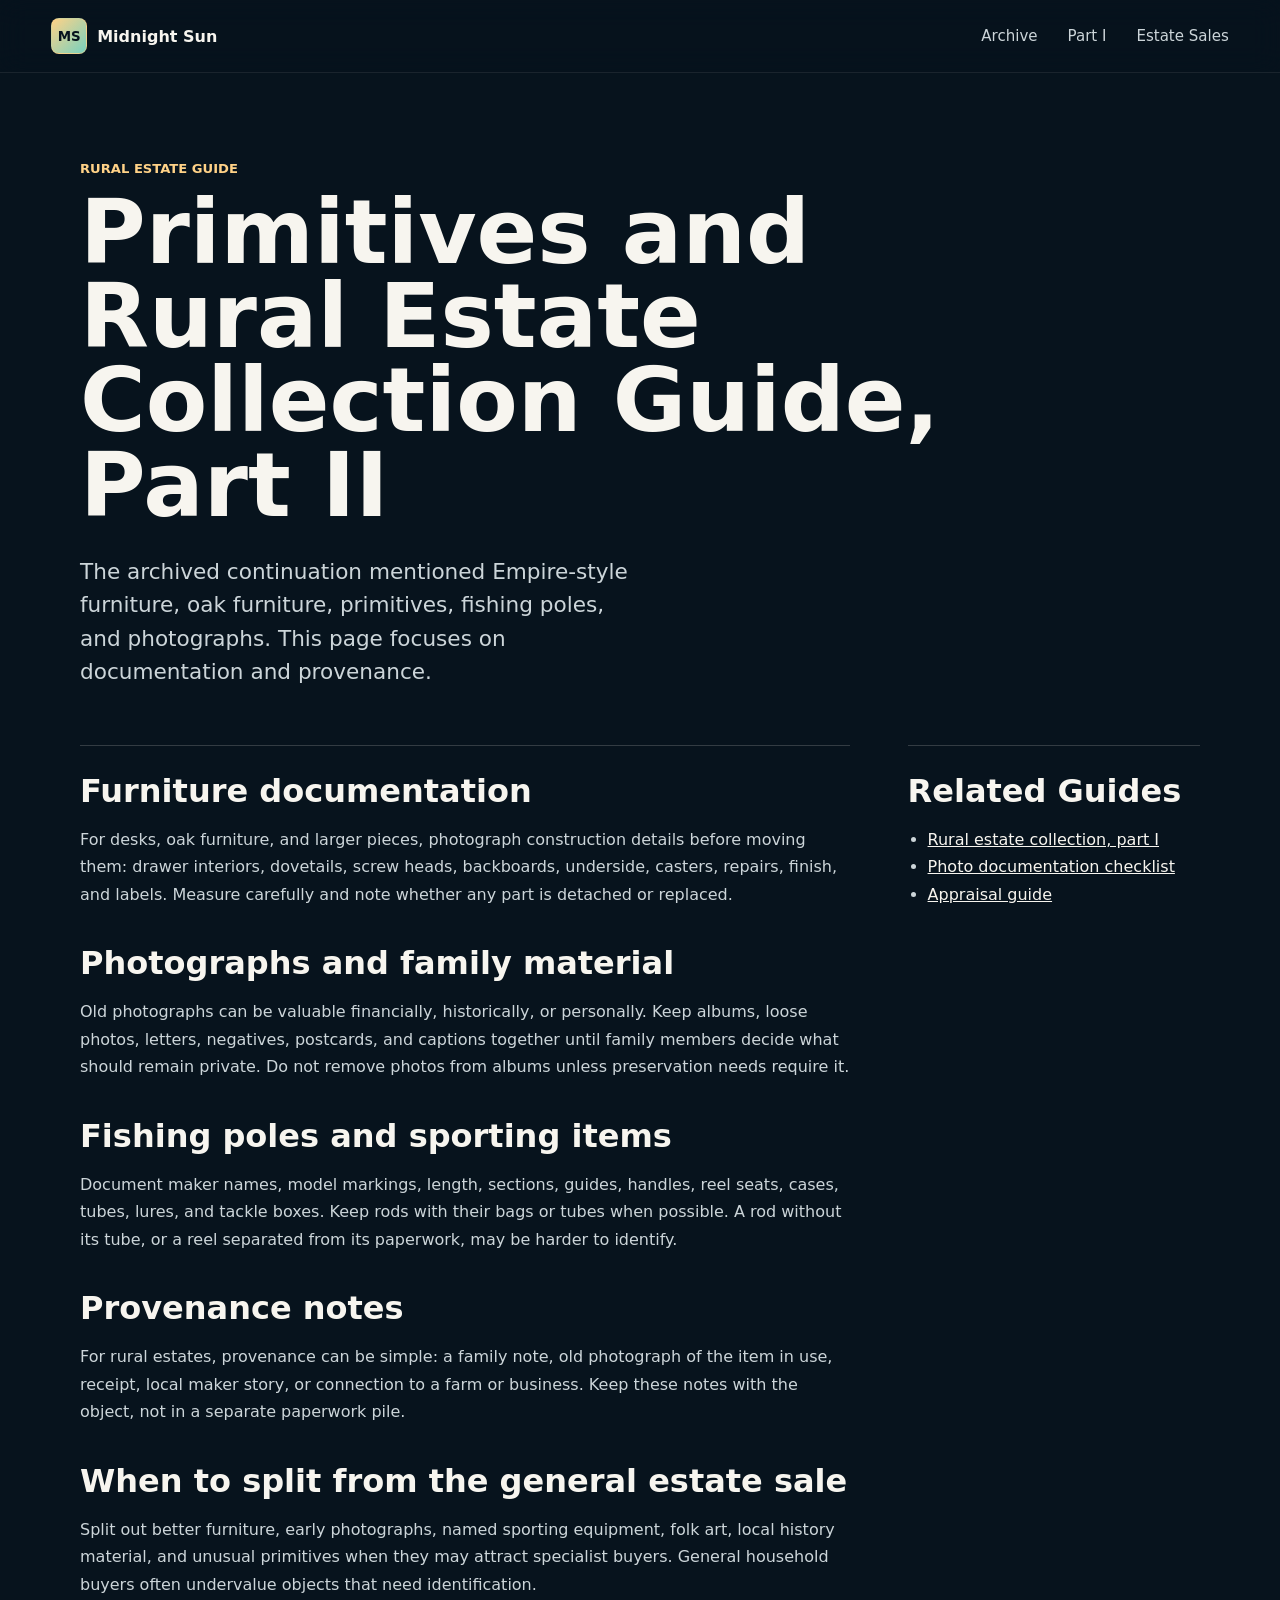
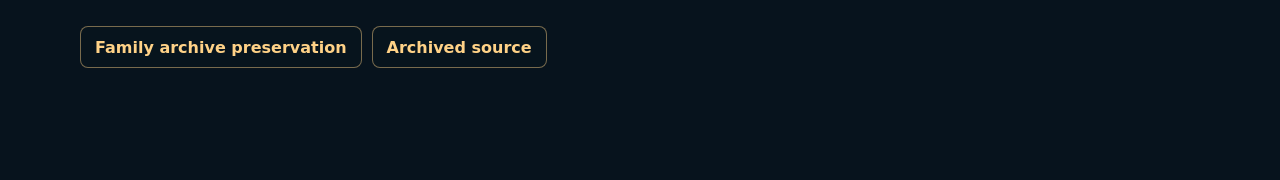
<file: sun11.html>
<!doctype html>
<html lang="en">
<head>
  <meta charset="utf-8">
  <meta name="viewport" content="width=device-width, initial-scale=1">
  <title>Primitives and Rural Estate Collection Guide, Part II</title>
  <meta name="description" content="Second rural estate guide covering Empire-style desks, turn-of-century oak furniture, primitives, fishing poles, photographs, and provenance in estate sale sorting.">
  <link rel="canonical" href="https://midnightsunapp.com/sun11">
  <meta property="og:type" content="article">
  <meta property="og:title" content="Primitives and Rural Estate Collection Guide, Part II">
  <meta property="og:description" content="How to document furniture, primitives, fishing items, and photographs in a rural estate collection.">
  <meta property="og:url" content="https://midnightsunapp.com/sun11">
  <meta property="og:image" content="https://midnightsunapp.com/assets/antique-appraisal-hero.png">
  <meta name="twitter:card" content="summary_large_image">
  <link rel="stylesheet" href="/styles.css">
</head>
<body class="archive-page">
  <header class="site-header" aria-label="Site header">
    <a class="brand" href="/" aria-label="Midnight Sun home">
      <span class="brand-mark" aria-hidden="true">MS</span>
      <span>Midnight Sun</span>
    </a>
    <nav class="nav" aria-label="Archive navigation">
      <a href="/archive/">Archive</a>
      <a href="/sun8">Part I</a>
      <a href="/sun2">Estate Sales</a>
    </nav>
  </header>

  <main class="content-page">
    <section class="page-hero" aria-labelledby="page-title">
      <p class="eyebrow">Rural estate guide</p>
      <h1 id="page-title">Primitives and Rural Estate Collection Guide, Part II</h1>
      <p class="hero-copy">The archived continuation mentioned Empire-style furniture, oak furniture, primitives, fishing poles, and photographs. This page focuses on documentation and provenance.</p>
    </section>

    <section class="article-layout">
      <article class="article-body">
        <h2>Furniture documentation</h2>
        <p>For desks, oak furniture, and larger pieces, photograph construction details before moving them: drawer interiors, dovetails, screw heads, backboards, underside, casters, repairs, finish, and labels. Measure carefully and note whether any part is detached or replaced.</p>

        <h2>Photographs and family material</h2>
        <p>Old photographs can be valuable financially, historically, or personally. Keep albums, loose photos, letters, negatives, postcards, and captions together until family members decide what should remain private. Do not remove photos from albums unless preservation needs require it.</p>

        <h2>Fishing poles and sporting items</h2>
        <p>Document maker names, model markings, length, sections, guides, handles, reel seats, cases, tubes, lures, and tackle boxes. Keep rods with their bags or tubes when possible. A rod without its tube, or a reel separated from its paperwork, may be harder to identify.</p>

        <h2>Provenance notes</h2>
        <p>For rural estates, provenance can be simple: a family note, old photograph of the item in use, receipt, local maker story, or connection to a farm or business. Keep these notes with the object, not in a separate paperwork pile.</p>

        <h2>When to split from the general estate sale</h2>
        <p>Split out better furniture, early photographs, named sporting equipment, folk art, local history material, and unusual primitives when they may attract specialist buyers. General household buyers often undervalue objects that need identification.</p>

        <div class="source-actions">
          <button type="button" class="text-button" data-js-link="source-national-archives-family">Family archive preservation</button>
          <button type="button" class="text-button" data-js-link="wayback-sun11">Archived source</button>
        </div>
      </article>

      <aside class="article-aside">
        <h2>Related Guides</h2>
        <ul>
          <li><a href="/sun8">Rural estate collection, part I</a></li>
          <li><a href="/photo_gallery">Photo documentation checklist</a></li>
          <li><a href="/sun3">Appraisal guide</a></li>
        </ul>
      </aside>
    </section>
  </main>
  <script src="/archive-links.js" defer></script>
</body>
</html>
</file>
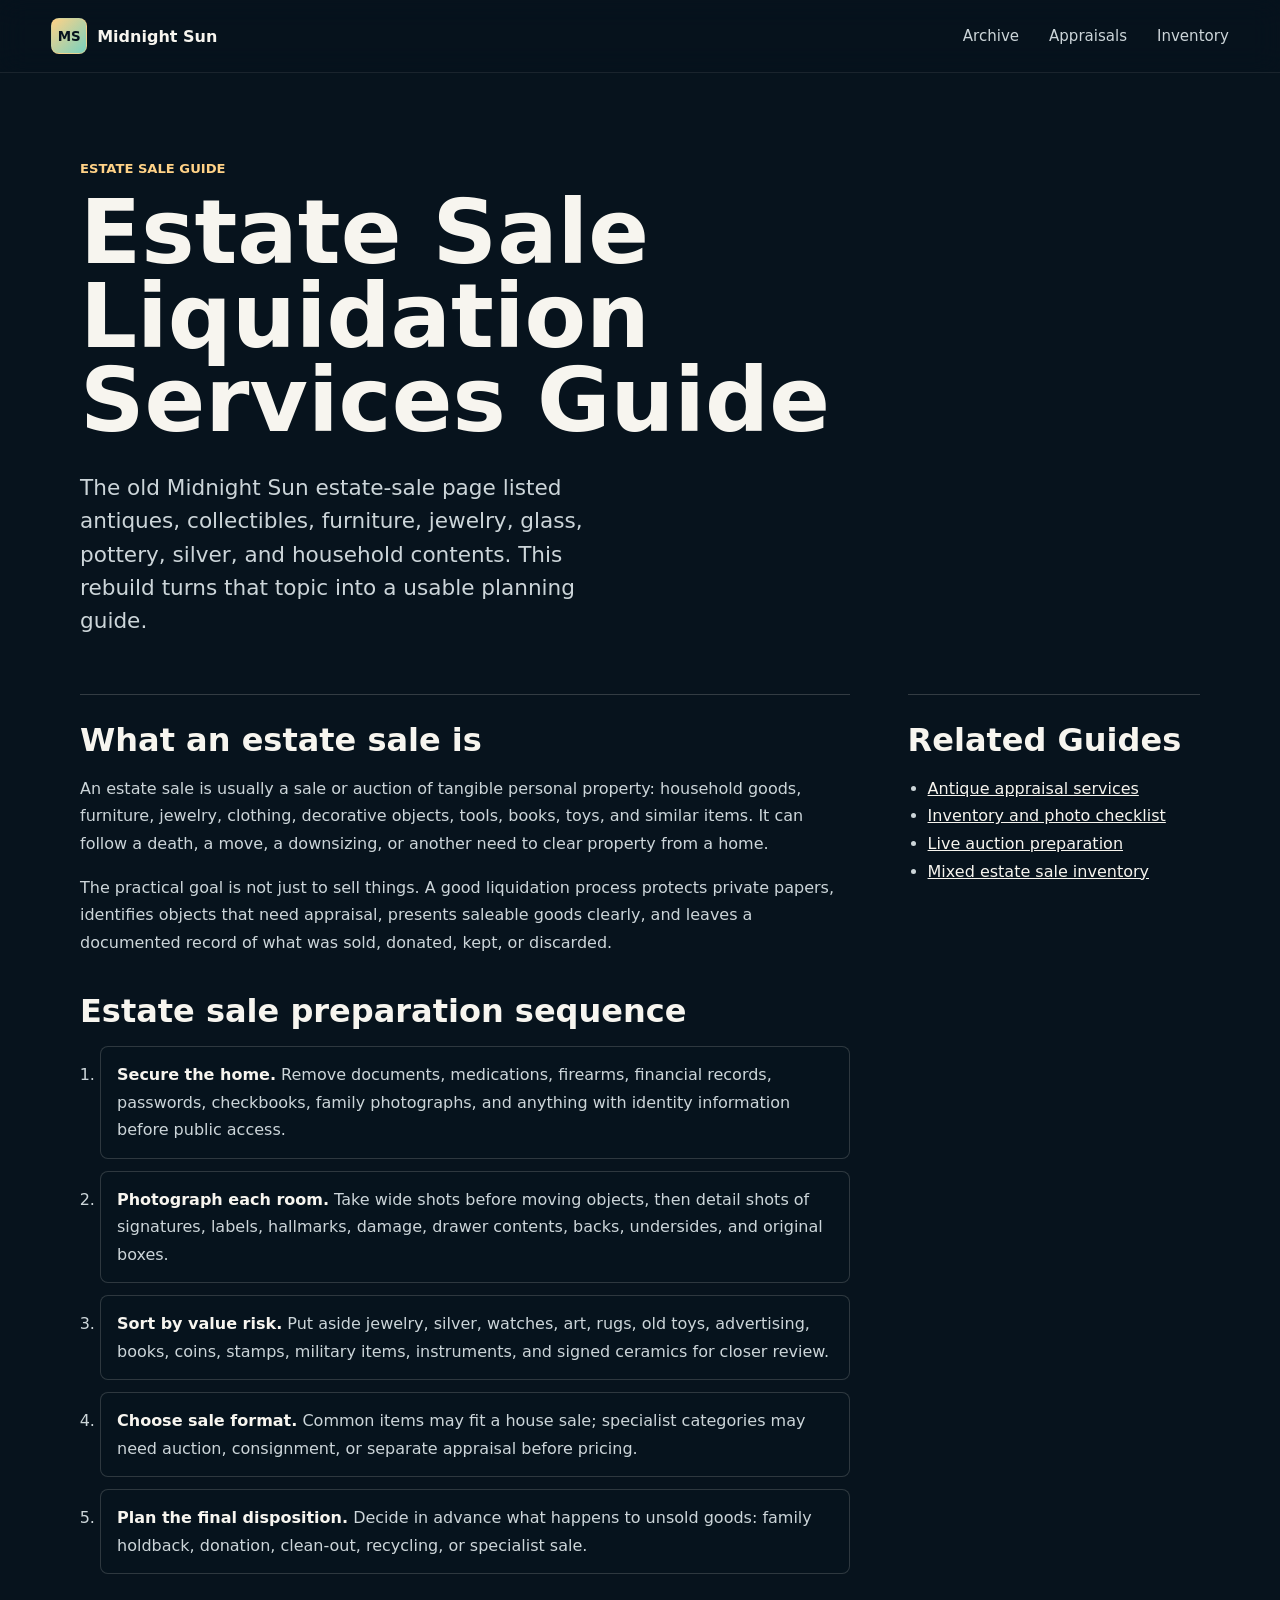
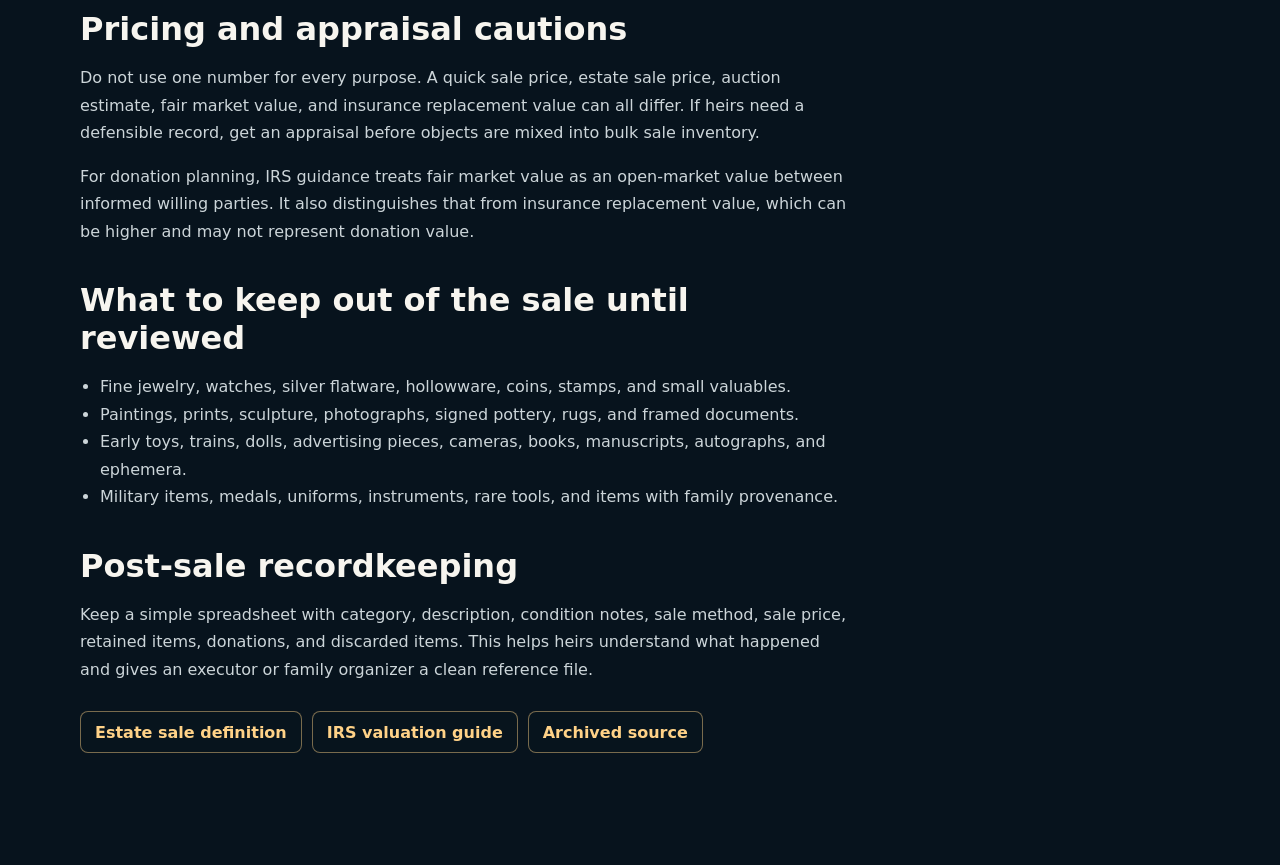
<file: sun2.html>
<!doctype html>
<html lang="en">
<head>
  <meta charset="utf-8">
  <meta name="viewport" content="width=device-width, initial-scale=1">
  <title>Estate Sale Liquidation Services Guide</title>
  <meta name="description" content="A practical estate sale liquidation guide for sorting household goods, protecting personal papers, photographing inventory, choosing sale methods, and planning post-sale clean-out.">
  <link rel="canonical" href="https://midnightsunapp.com/sun2">
  <meta property="og:type" content="article">
  <meta property="og:title" content="Estate Sale Liquidation Services Guide">
  <meta property="og:description" content="Practical estate sale liquidation guidance rebuilt from the clean Midnight Sun archive.">
  <meta property="og:url" content="https://midnightsunapp.com/sun2">
  <meta property="og:image" content="https://midnightsunapp.com/assets/antique-appraisal-hero.png">
  <meta name="twitter:card" content="summary_large_image">
  <link rel="stylesheet" href="/styles.css">
</head>
<body class="archive-page">
  <header class="site-header" aria-label="Site header">
    <a class="brand" href="/" aria-label="Midnight Sun home">
      <span class="brand-mark" aria-hidden="true">MS</span>
      <span>Midnight Sun</span>
    </a>
    <nav class="nav" aria-label="Archive navigation">
      <a href="/archive/">Archive</a>
      <a href="/sun3">Appraisals</a>
      <a href="/photo_gallery">Inventory</a>
    </nav>
  </header>

  <main class="content-page">
    <section class="page-hero" aria-labelledby="page-title">
      <p class="eyebrow">Estate sale guide</p>
      <h1 id="page-title">Estate Sale Liquidation Services Guide</h1>
      <p class="hero-copy">The old Midnight Sun estate-sale page listed antiques, collectibles, furniture, jewelry, glass, pottery, silver, and household contents. This rebuild turns that topic into a usable planning guide.</p>
    </section>

    <section class="article-layout">
      <article class="article-body">
        <h2>What an estate sale is</h2>
        <p>An estate sale is usually a sale or auction of tangible personal property: household goods, furniture, jewelry, clothing, decorative objects, tools, books, toys, and similar items. It can follow a death, a move, a downsizing, or another need to clear property from a home.</p>
        <p>The practical goal is not just to sell things. A good liquidation process protects private papers, identifies objects that need appraisal, presents saleable goods clearly, and leaves a documented record of what was sold, donated, kept, or discarded.</p>

        <h2>Estate sale preparation sequence</h2>
        <ol class="step-list">
          <li><strong>Secure the home.</strong> Remove documents, medications, firearms, financial records, passwords, checkbooks, family photographs, and anything with identity information before public access.</li>
          <li><strong>Photograph each room.</strong> Take wide shots before moving objects, then detail shots of signatures, labels, hallmarks, damage, drawer contents, backs, undersides, and original boxes.</li>
          <li><strong>Sort by value risk.</strong> Put aside jewelry, silver, watches, art, rugs, old toys, advertising, books, coins, stamps, military items, instruments, and signed ceramics for closer review.</li>
          <li><strong>Choose sale format.</strong> Common items may fit a house sale; specialist categories may need auction, consignment, or separate appraisal before pricing.</li>
          <li><strong>Plan the final disposition.</strong> Decide in advance what happens to unsold goods: family holdback, donation, clean-out, recycling, or specialist sale.</li>
        </ol>

        <h2>Pricing and appraisal cautions</h2>
        <p>Do not use one number for every purpose. A quick sale price, estate sale price, auction estimate, fair market value, and insurance replacement value can all differ. If heirs need a defensible record, get an appraisal before objects are mixed into bulk sale inventory.</p>
        <p>For donation planning, IRS guidance treats fair market value as an open-market value between informed willing parties. It also distinguishes that from insurance replacement value, which can be higher and may not represent donation value.</p>

        <h2>What to keep out of the sale until reviewed</h2>
        <ul>
          <li>Fine jewelry, watches, silver flatware, hollowware, coins, stamps, and small valuables.</li>
          <li>Paintings, prints, sculpture, photographs, signed pottery, rugs, and framed documents.</li>
          <li>Early toys, trains, dolls, advertising pieces, cameras, books, manuscripts, autographs, and ephemera.</li>
          <li>Military items, medals, uniforms, instruments, rare tools, and items with family provenance.</li>
        </ul>

        <h2>Post-sale recordkeeping</h2>
        <p>Keep a simple spreadsheet with category, description, condition notes, sale method, sale price, retained items, donations, and discarded items. This helps heirs understand what happened and gives an executor or family organizer a clean reference file.</p>

        <div class="source-actions">
          <button type="button" class="text-button" data-js-link="source-wa-estate-sales">Estate sale definition</button>
          <button type="button" class="text-button" data-js-link="source-irs-pub561">IRS valuation guide</button>
          <button type="button" class="text-button" data-js-link="wayback-sun2">Archived source</button>
        </div>
      </article>

      <aside class="article-aside">
        <h2>Related Guides</h2>
        <ul>
          <li><a href="/sun3">Antique appraisal services</a></li>
          <li><a href="/photo_gallery">Inventory and photo checklist</a></li>
          <li><a href="/live_auctions_only">Live auction preparation</a></li>
          <li><a href="/sun10">Mixed estate sale inventory</a></li>
        </ul>
      </aside>
    </section>
  </main>
  <script src="/archive-links.js" defer></script>
</body>
</html>
</file>
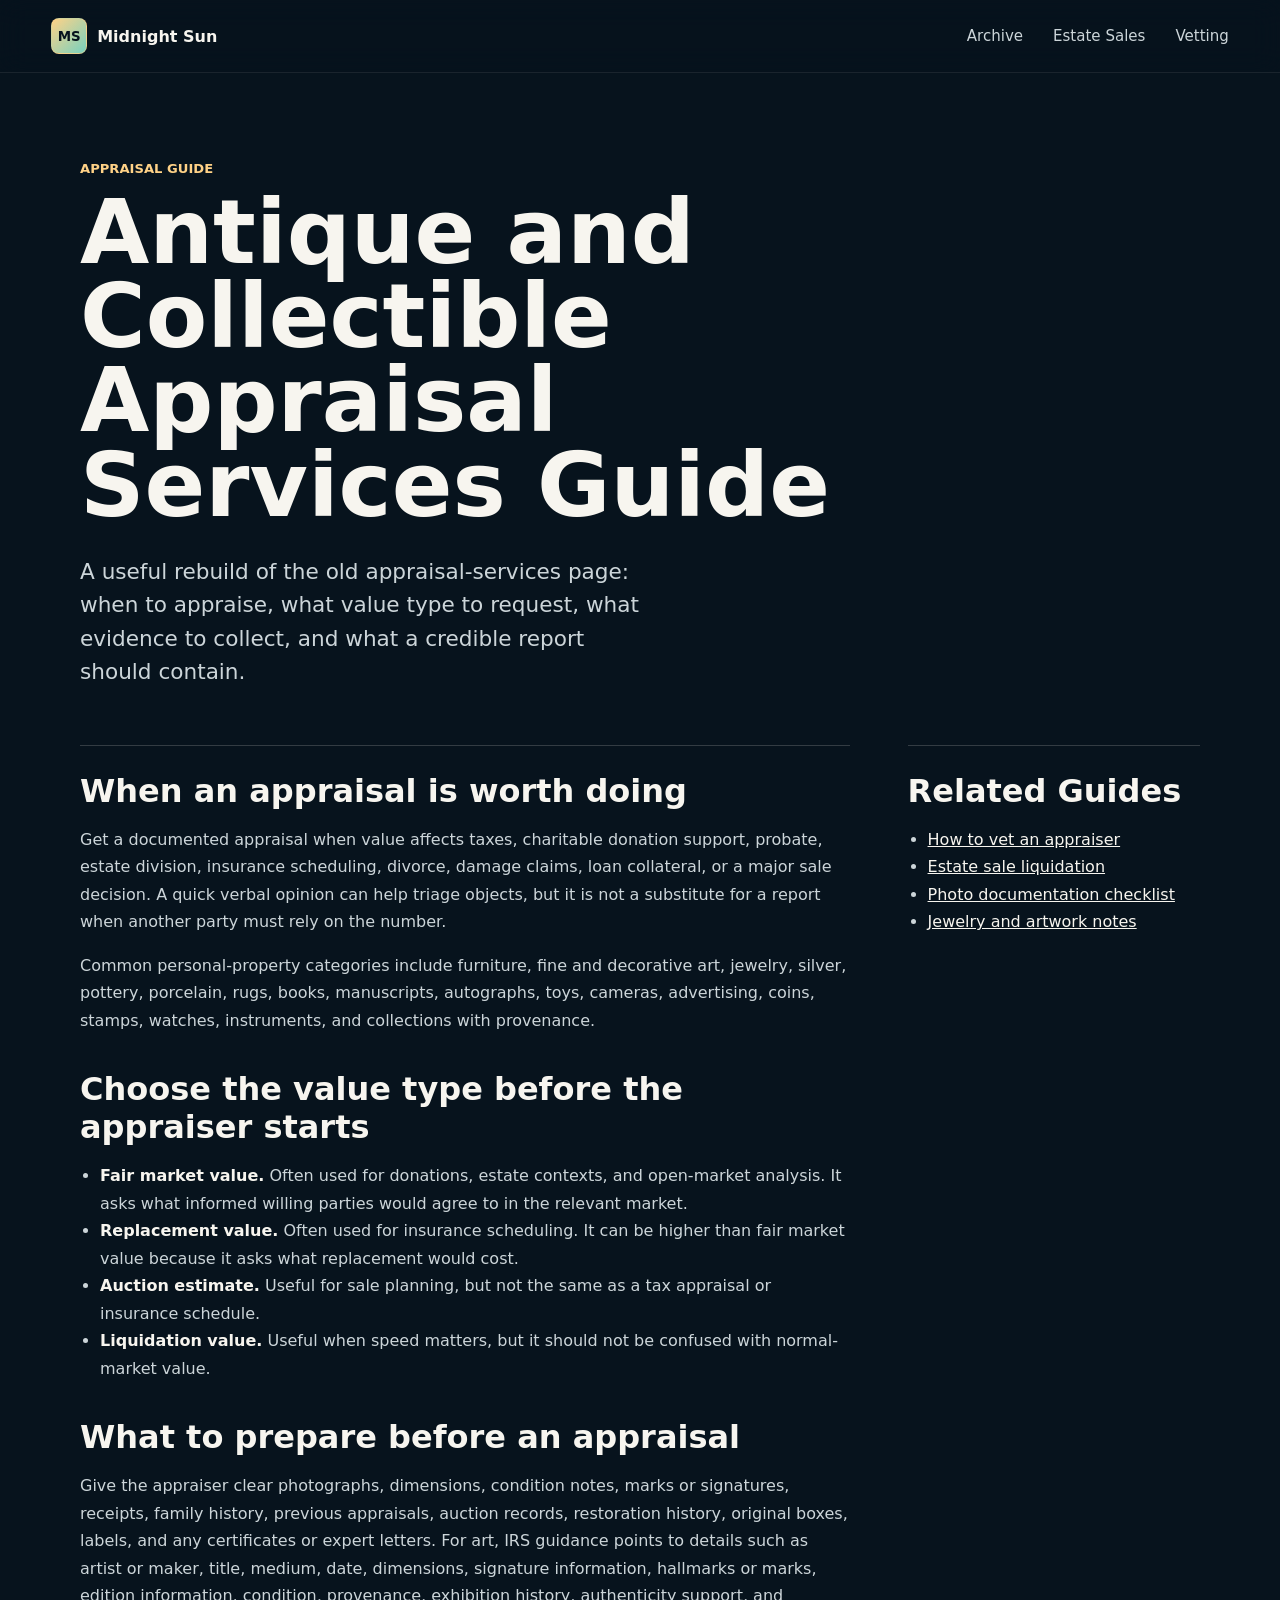
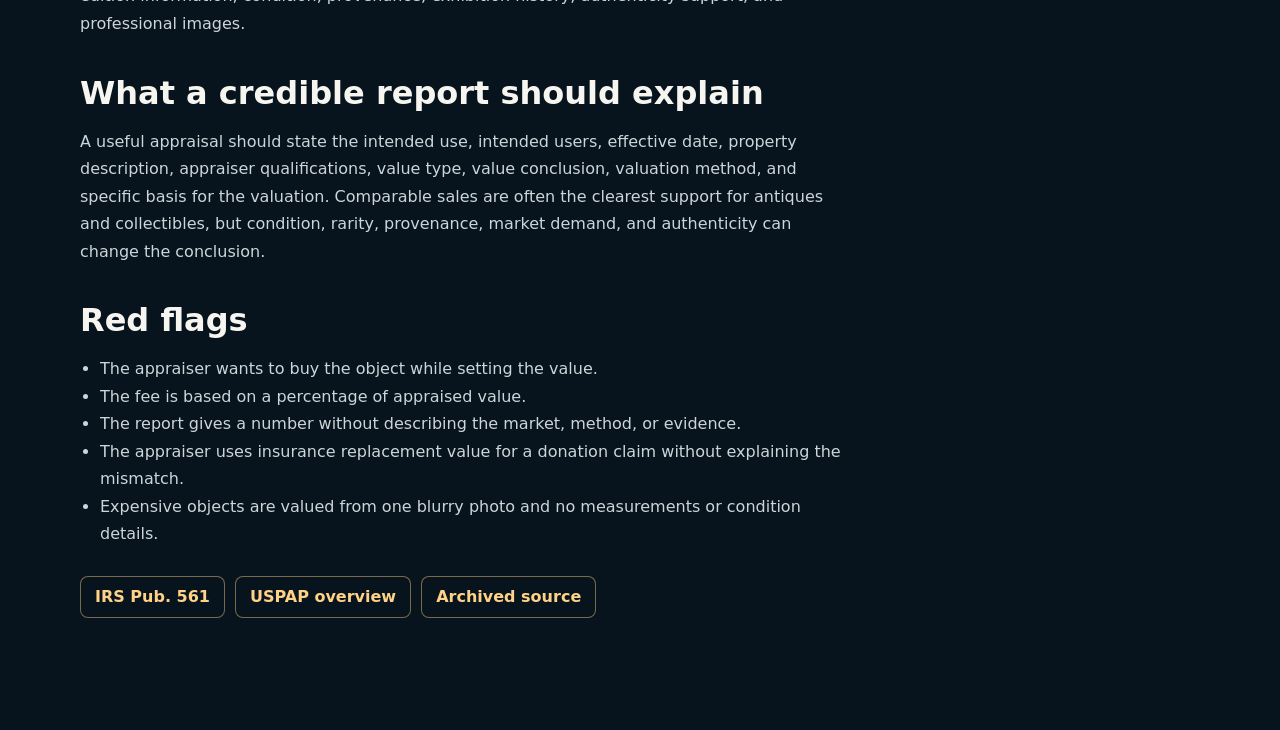
<file: sun3.html>
<!doctype html>
<html lang="en">
<head>
  <meta charset="utf-8">
  <meta name="viewport" content="width=device-width, initial-scale=1">
  <title>Antique and Collectible Appraisal Services Guide</title>
  <meta name="description" content="A practical guide to antique and collectible appraisals, fair market value, replacement value, donation records, provenance, comparable sales, and appraisal report contents.">
  <link rel="canonical" href="https://midnightsunapp.com/sun3">
  <meta property="og:type" content="article">
  <meta property="og:title" content="Antique and Collectible Appraisal Services Guide">
  <meta property="og:description" content="Useful guidance on appraisal purpose, value type, documentation, and report quality.">
  <meta property="og:url" content="https://midnightsunapp.com/sun3">
  <meta property="og:image" content="https://midnightsunapp.com/assets/antique-appraisal-hero.png">
  <meta name="twitter:card" content="summary_large_image">
  <link rel="stylesheet" href="/styles.css">
</head>
<body class="archive-page">
  <header class="site-header" aria-label="Site header">
    <a class="brand" href="/" aria-label="Midnight Sun home">
      <span class="brand-mark" aria-hidden="true">MS</span>
      <span>Midnight Sun</span>
    </a>
    <nav class="nav" aria-label="Archive navigation">
      <a href="/archive/">Archive</a>
      <a href="/sun2">Estate Sales</a>
      <a href="/sun4">Vetting</a>
    </nav>
  </header>

  <main class="content-page">
    <section class="page-hero" aria-labelledby="page-title">
      <p class="eyebrow">Appraisal guide</p>
      <h1 id="page-title">Antique and Collectible Appraisal Services Guide</h1>
      <p class="hero-copy">A useful rebuild of the old appraisal-services page: when to appraise, what value type to request, what evidence to collect, and what a credible report should contain.</p>
    </section>

    <section class="article-layout">
      <article class="article-body">
        <h2>When an appraisal is worth doing</h2>
        <p>Get a documented appraisal when value affects taxes, charitable donation support, probate, estate division, insurance scheduling, divorce, damage claims, loan collateral, or a major sale decision. A quick verbal opinion can help triage objects, but it is not a substitute for a report when another party must rely on the number.</p>
        <p>Common personal-property categories include furniture, fine and decorative art, jewelry, silver, pottery, porcelain, rugs, books, manuscripts, autographs, toys, cameras, advertising, coins, stamps, watches, instruments, and collections with provenance.</p>

        <h2>Choose the value type before the appraiser starts</h2>
        <ul>
          <li><strong>Fair market value.</strong> Often used for donations, estate contexts, and open-market analysis. It asks what informed willing parties would agree to in the relevant market.</li>
          <li><strong>Replacement value.</strong> Often used for insurance scheduling. It can be higher than fair market value because it asks what replacement would cost.</li>
          <li><strong>Auction estimate.</strong> Useful for sale planning, but not the same as a tax appraisal or insurance schedule.</li>
          <li><strong>Liquidation value.</strong> Useful when speed matters, but it should not be confused with normal-market value.</li>
        </ul>

        <h2>What to prepare before an appraisal</h2>
        <p>Give the appraiser clear photographs, dimensions, condition notes, marks or signatures, receipts, family history, previous appraisals, auction records, restoration history, original boxes, labels, and any certificates or expert letters. For art, IRS guidance points to details such as artist or maker, title, medium, date, dimensions, signature information, hallmarks or marks, edition information, condition, provenance, exhibition history, authenticity support, and professional images.</p>

        <h2>What a credible report should explain</h2>
        <p>A useful appraisal should state the intended use, intended users, effective date, property description, appraiser qualifications, value type, value conclusion, valuation method, and specific basis for the valuation. Comparable sales are often the clearest support for antiques and collectibles, but condition, rarity, provenance, market demand, and authenticity can change the conclusion.</p>

        <h2>Red flags</h2>
        <ul>
          <li>The appraiser wants to buy the object while setting the value.</li>
          <li>The fee is based on a percentage of appraised value.</li>
          <li>The report gives a number without describing the market, method, or evidence.</li>
          <li>The appraiser uses insurance replacement value for a donation claim without explaining the mismatch.</li>
          <li>Expensive objects are valued from one blurry photo and no measurements or condition details.</li>
        </ul>

        <div class="source-actions">
          <button type="button" class="text-button" data-js-link="source-irs-pub561">IRS Pub. 561</button>
          <button type="button" class="text-button" data-js-link="source-uspap">USPAP overview</button>
          <button type="button" class="text-button" data-js-link="wayback-sun3">Archived source</button>
        </div>
      </article>

      <aside class="article-aside">
        <h2>Related Guides</h2>
        <ul>
          <li><a href="/sun4">How to vet an appraiser</a></li>
          <li><a href="/sun2">Estate sale liquidation</a></li>
          <li><a href="/photo_gallery">Photo documentation checklist</a></li>
          <li><a href="/sun9">Jewelry and artwork notes</a></li>
        </ul>
      </aside>
    </section>
  </main>
  <script src="/archive-links.js" defer></script>
</body>
</html>
</file>
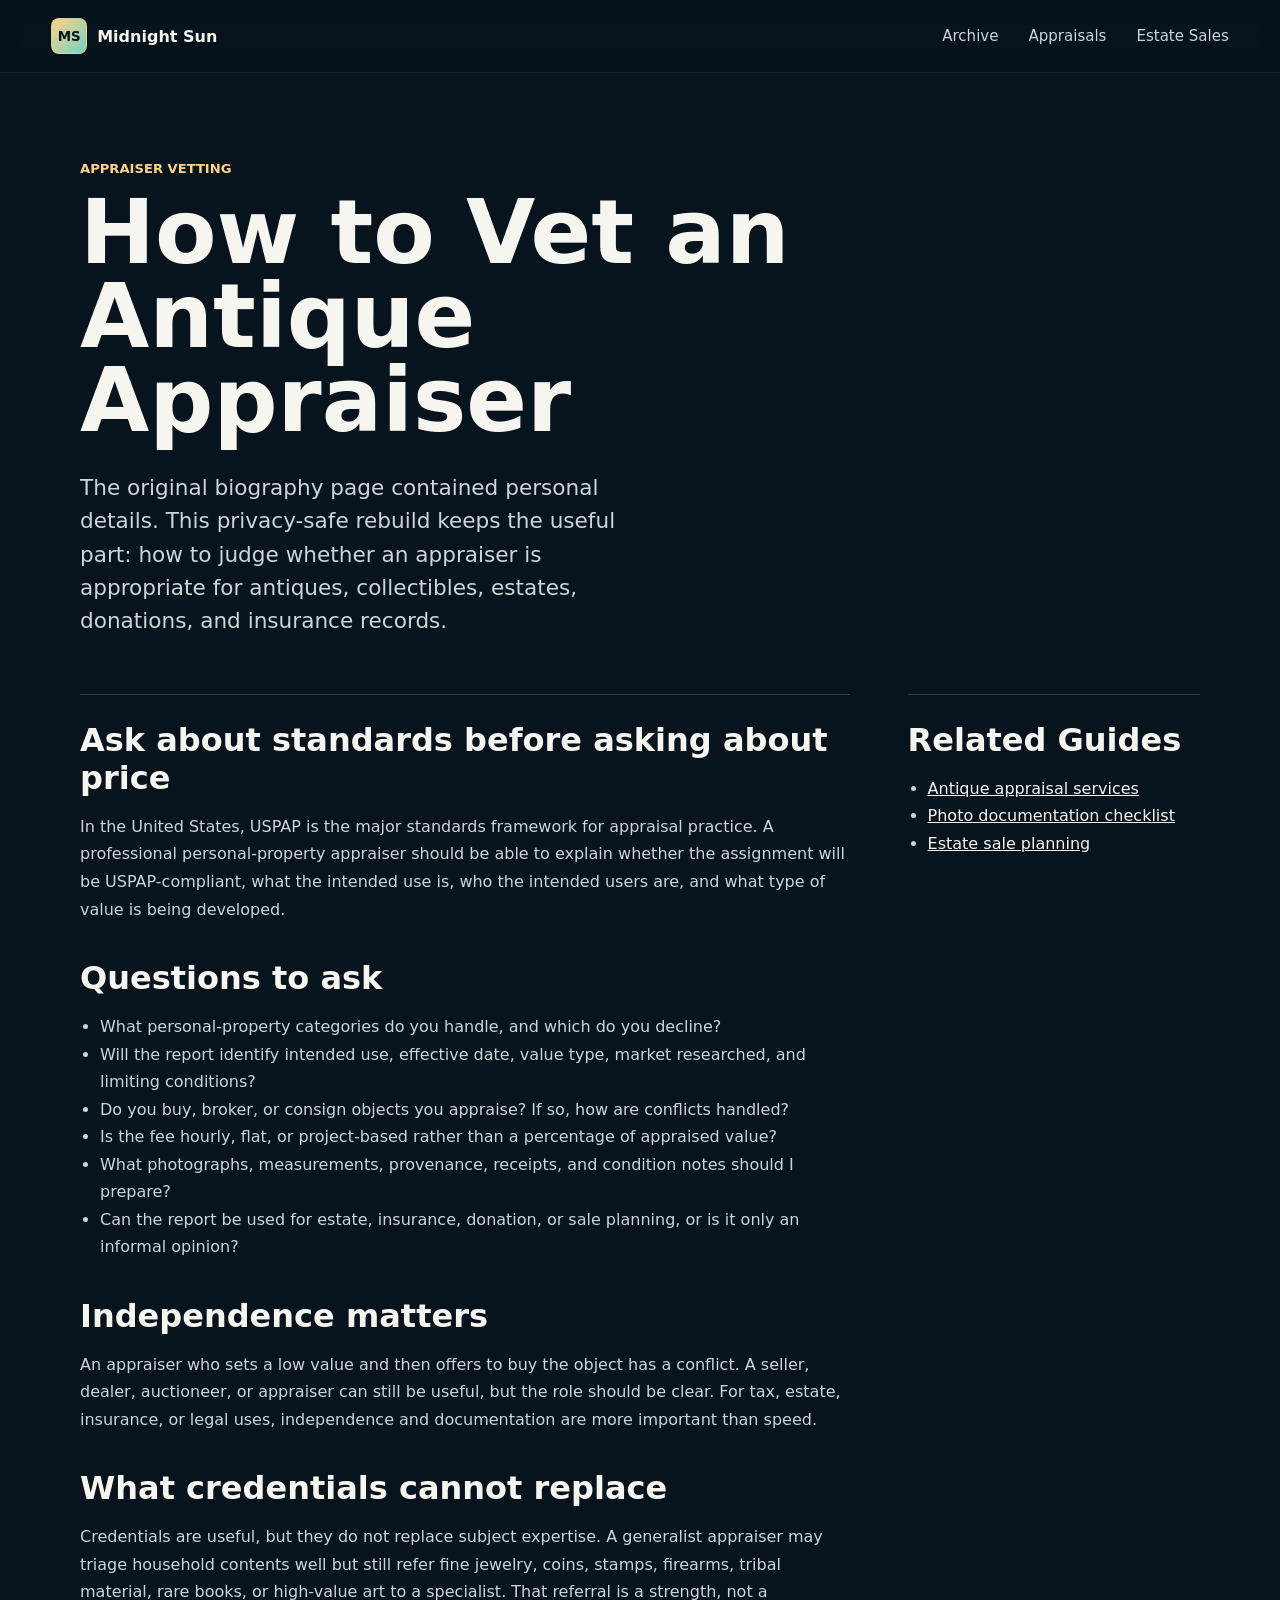
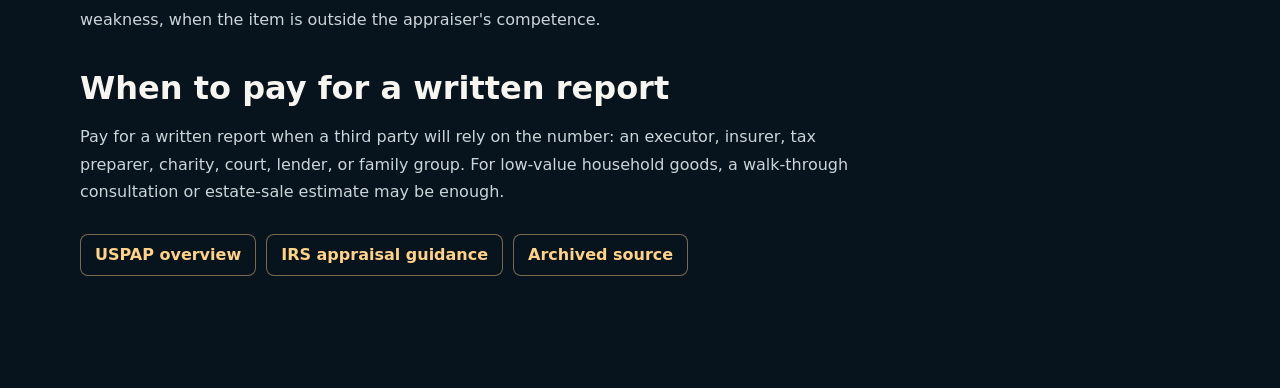
<file: sun4.html>
<!doctype html>
<html lang="en">
<head>
  <meta charset="utf-8">
  <meta name="viewport" content="width=device-width, initial-scale=1">
  <title>How to Vet an Antique Appraiser</title>
  <meta name="description" content="How to evaluate an antique or personal property appraiser: standards, intended use, value type, independence, report contents, fees, and questions to ask.">
  <link rel="canonical" href="https://midnightsunapp.com/sun4">
  <meta property="og:type" content="article">
  <meta property="og:title" content="How to Vet an Antique Appraiser">
  <meta property="og:description" content="A practical guide to appraiser credentials, independence, report quality, and standards.">
  <meta property="og:url" content="https://midnightsunapp.com/sun4">
  <meta property="og:image" content="https://midnightsunapp.com/assets/antique-appraisal-hero.png">
  <meta name="twitter:card" content="summary_large_image">
  <link rel="stylesheet" href="/styles.css">
</head>
<body class="archive-page">
  <header class="site-header" aria-label="Site header">
    <a class="brand" href="/" aria-label="Midnight Sun home">
      <span class="brand-mark" aria-hidden="true">MS</span>
      <span>Midnight Sun</span>
    </a>
    <nav class="nav" aria-label="Archive navigation">
      <a href="/archive/">Archive</a>
      <a href="/sun3">Appraisals</a>
      <a href="/sun2">Estate Sales</a>
    </nav>
  </header>

  <main class="content-page">
    <section class="page-hero" aria-labelledby="page-title">
      <p class="eyebrow">Appraiser vetting</p>
      <h1 id="page-title">How to Vet an Antique Appraiser</h1>
      <p class="hero-copy">The original biography page contained personal details. This privacy-safe rebuild keeps the useful part: how to judge whether an appraiser is appropriate for antiques, collectibles, estates, donations, and insurance records.</p>
    </section>

    <section class="article-layout">
      <article class="article-body">
        <h2>Ask about standards before asking about price</h2>
        <p>In the United States, USPAP is the major standards framework for appraisal practice. A professional personal-property appraiser should be able to explain whether the assignment will be USPAP-compliant, what the intended use is, who the intended users are, and what type of value is being developed.</p>

        <h2>Questions to ask</h2>
        <ul>
          <li>What personal-property categories do you handle, and which do you decline?</li>
          <li>Will the report identify intended use, effective date, value type, market researched, and limiting conditions?</li>
          <li>Do you buy, broker, or consign objects you appraise? If so, how are conflicts handled?</li>
          <li>Is the fee hourly, flat, or project-based rather than a percentage of appraised value?</li>
          <li>What photographs, measurements, provenance, receipts, and condition notes should I prepare?</li>
          <li>Can the report be used for estate, insurance, donation, or sale planning, or is it only an informal opinion?</li>
        </ul>

        <h2>Independence matters</h2>
        <p>An appraiser who sets a low value and then offers to buy the object has a conflict. A seller, dealer, auctioneer, or appraiser can still be useful, but the role should be clear. For tax, estate, insurance, or legal uses, independence and documentation are more important than speed.</p>

        <h2>What credentials cannot replace</h2>
        <p>Credentials are useful, but they do not replace subject expertise. A generalist appraiser may triage household contents well but still refer fine jewelry, coins, stamps, firearms, tribal material, rare books, or high-value art to a specialist. That referral is a strength, not a weakness, when the item is outside the appraiser's competence.</p>

        <h2>When to pay for a written report</h2>
        <p>Pay for a written report when a third party will rely on the number: an executor, insurer, tax preparer, charity, court, lender, or family group. For low-value household goods, a walk-through consultation or estate-sale estimate may be enough.</p>

        <div class="source-actions">
          <button type="button" class="text-button" data-js-link="source-uspap">USPAP overview</button>
          <button type="button" class="text-button" data-js-link="source-irs-pub561">IRS appraisal guidance</button>
          <button type="button" class="text-button" data-js-link="wayback-sun4">Archived source</button>
        </div>
      </article>

      <aside class="article-aside">
        <h2>Related Guides</h2>
        <ul>
          <li><a href="/sun3">Antique appraisal services</a></li>
          <li><a href="/photo_gallery">Photo documentation checklist</a></li>
          <li><a href="/sun2">Estate sale planning</a></li>
        </ul>
      </aside>
    </section>
  </main>
  <script src="/archive-links.js" defer></script>
</body>
</html>
</file>
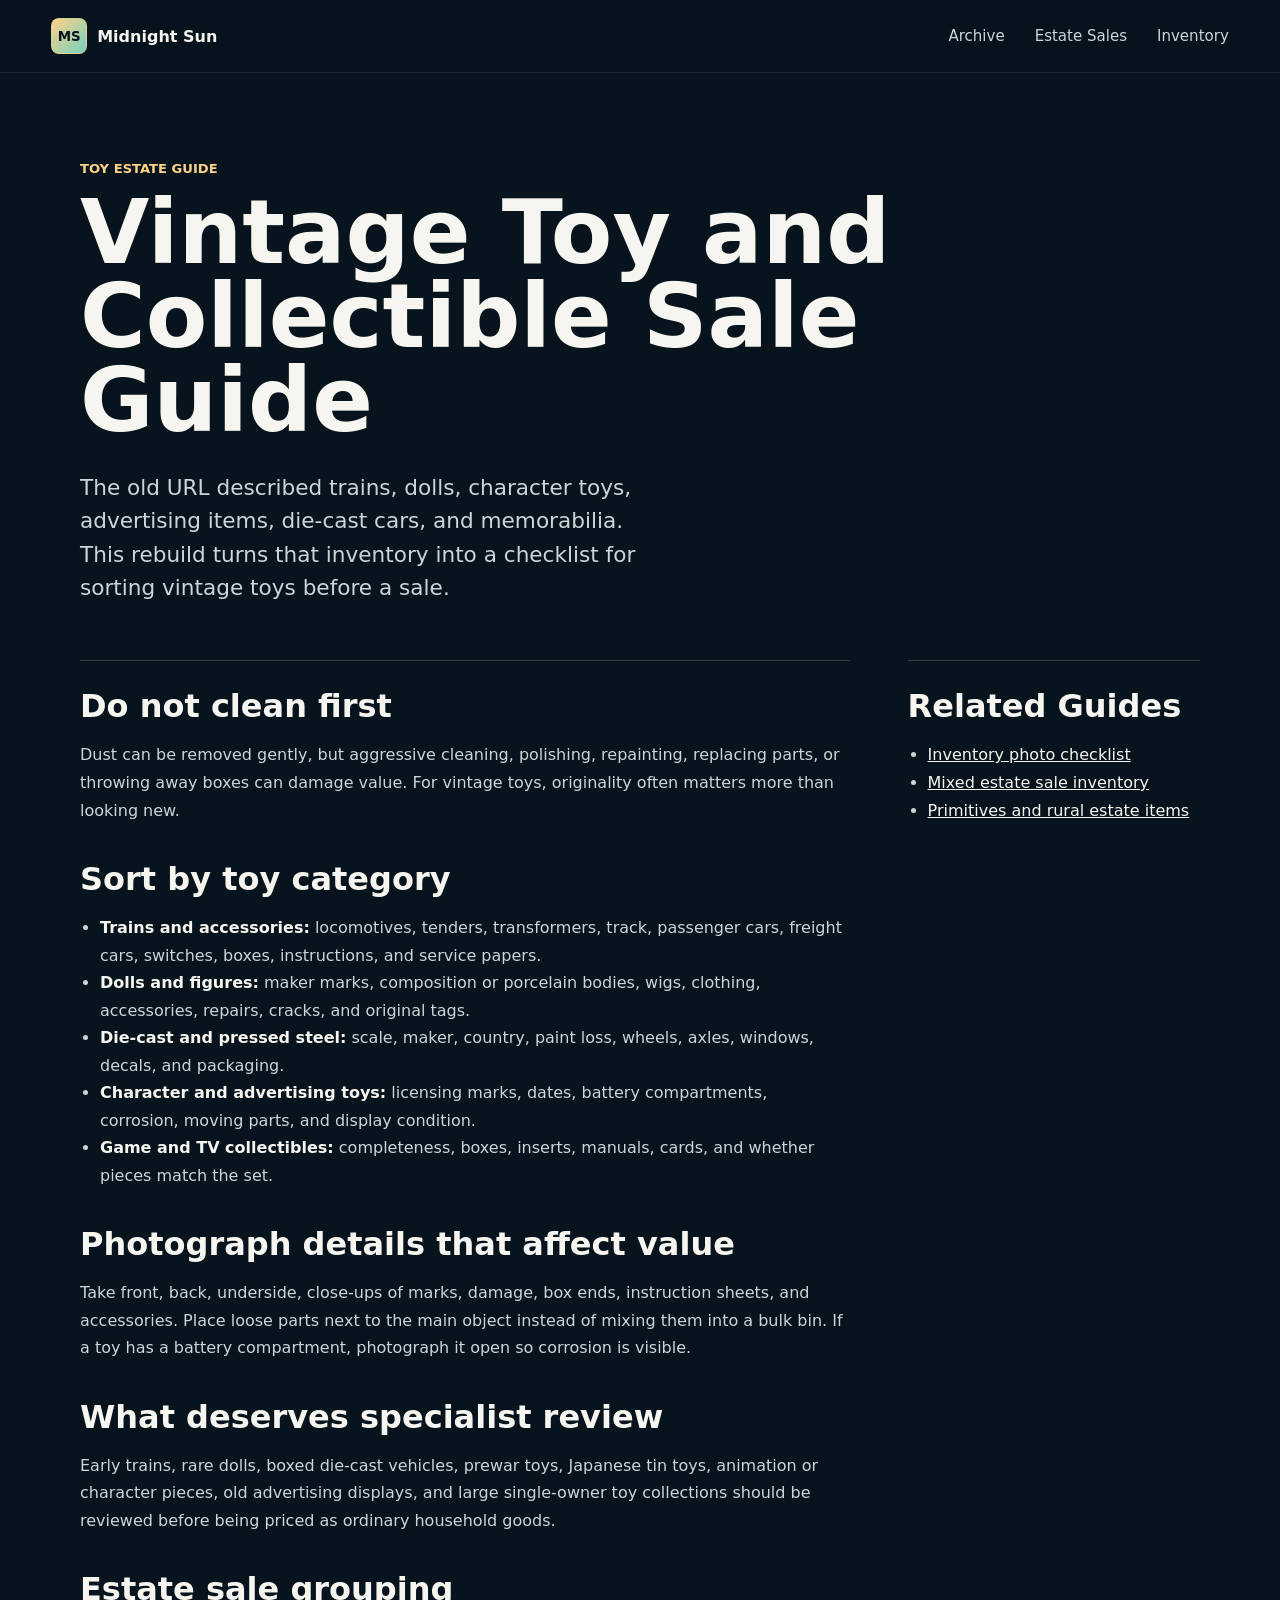
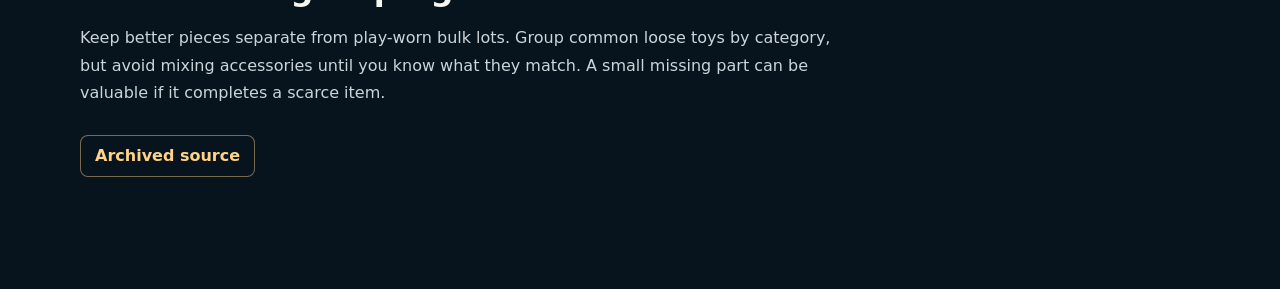
<file: sun6.html>
<!doctype html>
<html lang="en">
<head>
  <meta charset="utf-8">
  <meta name="viewport" content="width=device-width, initial-scale=1">
  <title>Vintage Toy and Collectible Sale Guide</title>
  <meta name="description" content="A practical vintage toy and collectible estate sale guide covering trains, dolls, die-cast vehicles, advertising toys, condition, boxes, missing parts, and photo documentation.">
  <link rel="canonical" href="https://midnightsunapp.com/sun6">
  <meta property="og:type" content="article">
  <meta property="og:title" content="Vintage Toy and Collectible Sale Guide">
  <meta property="og:description" content="How to sort, document, and triage vintage toys and collectible estate sale lots.">
  <meta property="og:url" content="https://midnightsunapp.com/sun6">
  <meta property="og:image" content="https://midnightsunapp.com/assets/antique-appraisal-hero.png">
  <meta name="twitter:card" content="summary_large_image">
  <link rel="stylesheet" href="/styles.css">
</head>
<body class="archive-page">
  <header class="site-header" aria-label="Site header">
    <a class="brand" href="/" aria-label="Midnight Sun home">
      <span class="brand-mark" aria-hidden="true">MS</span>
      <span>Midnight Sun</span>
    </a>
    <nav class="nav" aria-label="Archive navigation">
      <a href="/archive/">Archive</a>
      <a href="/sun2">Estate Sales</a>
      <a href="/photo_gallery">Inventory</a>
    </nav>
  </header>

  <main class="content-page">
    <section class="page-hero" aria-labelledby="page-title">
      <p class="eyebrow">Toy estate guide</p>
      <h1 id="page-title">Vintage Toy and Collectible Sale Guide</h1>
      <p class="hero-copy">The old URL described trains, dolls, character toys, advertising items, die-cast cars, and memorabilia. This rebuild turns that inventory into a checklist for sorting vintage toys before a sale.</p>
    </section>

    <section class="article-layout">
      <article class="article-body">
        <h2>Do not clean first</h2>
        <p>Dust can be removed gently, but aggressive cleaning, polishing, repainting, replacing parts, or throwing away boxes can damage value. For vintage toys, originality often matters more than looking new.</p>

        <h2>Sort by toy category</h2>
        <ul>
          <li><strong>Trains and accessories:</strong> locomotives, tenders, transformers, track, passenger cars, freight cars, switches, boxes, instructions, and service papers.</li>
          <li><strong>Dolls and figures:</strong> maker marks, composition or porcelain bodies, wigs, clothing, accessories, repairs, cracks, and original tags.</li>
          <li><strong>Die-cast and pressed steel:</strong> scale, maker, country, paint loss, wheels, axles, windows, decals, and packaging.</li>
          <li><strong>Character and advertising toys:</strong> licensing marks, dates, battery compartments, corrosion, moving parts, and display condition.</li>
          <li><strong>Game and TV collectibles:</strong> completeness, boxes, inserts, manuals, cards, and whether pieces match the set.</li>
        </ul>

        <h2>Photograph details that affect value</h2>
        <p>Take front, back, underside, close-ups of marks, damage, box ends, instruction sheets, and accessories. Place loose parts next to the main object instead of mixing them into a bulk bin. If a toy has a battery compartment, photograph it open so corrosion is visible.</p>

        <h2>What deserves specialist review</h2>
        <p>Early trains, rare dolls, boxed die-cast vehicles, prewar toys, Japanese tin toys, animation or character pieces, old advertising displays, and large single-owner toy collections should be reviewed before being priced as ordinary household goods.</p>

        <h2>Estate sale grouping</h2>
        <p>Keep better pieces separate from play-worn bulk lots. Group common loose toys by category, but avoid mixing accessories until you know what they match. A small missing part can be valuable if it completes a scarce item.</p>

        <div class="source-actions">
          <button type="button" class="text-button" data-js-link="wayback-sun6">Archived source</button>
        </div>
      </article>

      <aside class="article-aside">
        <h2>Related Guides</h2>
        <ul>
          <li><a href="/photo_gallery">Inventory photo checklist</a></li>
          <li><a href="/sun10">Mixed estate sale inventory</a></li>
          <li><a href="/sun8">Primitives and rural estate items</a></li>
        </ul>
      </aside>
    </section>
  </main>
  <script src="/archive-links.js" defer></script>
</body>
</html>
</file>
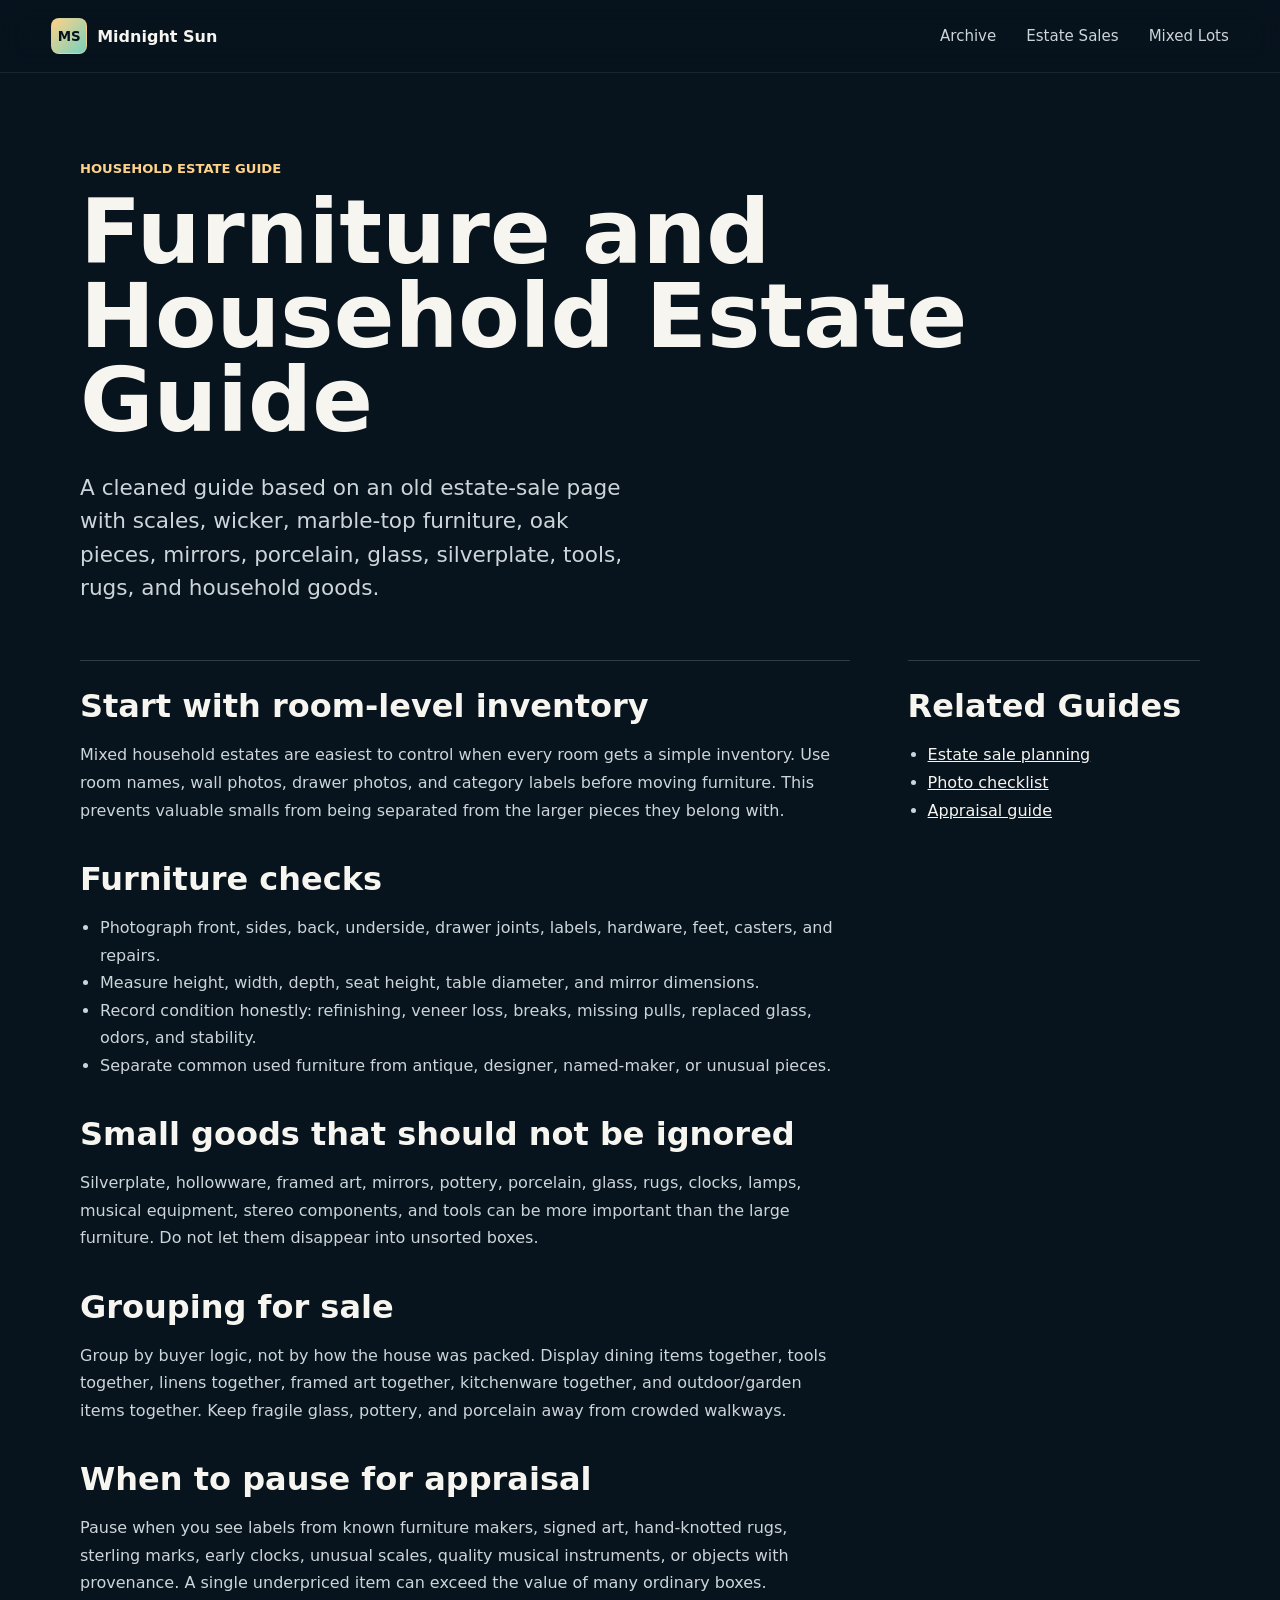
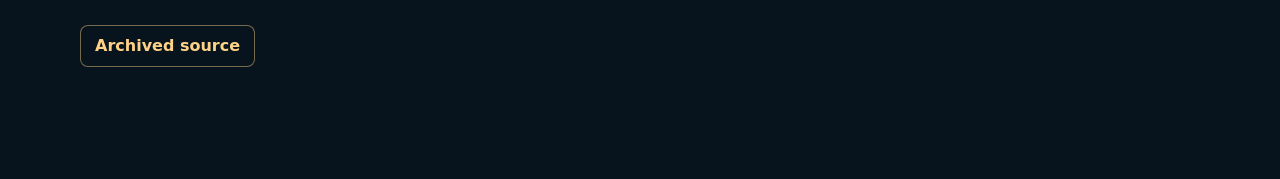
<file: sun7.html>
<!doctype html>
<html lang="en">
<head>
  <meta charset="utf-8">
  <meta name="viewport" content="width=device-width, initial-scale=1">
  <title>Furniture and Household Estate Guide</title>
  <meta name="description" content="A practical household estate sale guide for furniture, silverplate, mirrors, porcelain, pottery, glass, art, stereo equipment, tools, linens, rugs, and mixed household inventory.">
  <link rel="canonical" href="https://midnightsunapp.com/sun7">
  <meta property="og:type" content="article">
  <meta property="og:title" content="Furniture and Household Estate Guide">
  <meta property="og:description" content="How to sort and document furniture and mixed household contents before an estate sale.">
  <meta property="og:url" content="https://midnightsunapp.com/sun7">
  <meta property="og:image" content="https://midnightsunapp.com/assets/antique-appraisal-hero.png">
  <meta name="twitter:card" content="summary_large_image">
  <link rel="stylesheet" href="/styles.css">
</head>
<body class="archive-page">
  <header class="site-header" aria-label="Site header">
    <a class="brand" href="/" aria-label="Midnight Sun home">
      <span class="brand-mark" aria-hidden="true">MS</span>
      <span>Midnight Sun</span>
    </a>
    <nav class="nav" aria-label="Archive navigation">
      <a href="/archive/">Archive</a>
      <a href="/sun2">Estate Sales</a>
      <a href="/sun10">Mixed Lots</a>
    </nav>
  </header>

  <main class="content-page">
    <section class="page-hero" aria-labelledby="page-title">
      <p class="eyebrow">Household estate guide</p>
      <h1 id="page-title">Furniture and Household Estate Guide</h1>
      <p class="hero-copy">A cleaned guide based on an old estate-sale page with scales, wicker, marble-top furniture, oak pieces, mirrors, porcelain, glass, silverplate, tools, rugs, and household goods.</p>
    </section>

    <section class="article-layout">
      <article class="article-body">
        <h2>Start with room-level inventory</h2>
        <p>Mixed household estates are easiest to control when every room gets a simple inventory. Use room names, wall photos, drawer photos, and category labels before moving furniture. This prevents valuable smalls from being separated from the larger pieces they belong with.</p>

        <h2>Furniture checks</h2>
        <ul>
          <li>Photograph front, sides, back, underside, drawer joints, labels, hardware, feet, casters, and repairs.</li>
          <li>Measure height, width, depth, seat height, table diameter, and mirror dimensions.</li>
          <li>Record condition honestly: refinishing, veneer loss, breaks, missing pulls, replaced glass, odors, and stability.</li>
          <li>Separate common used furniture from antique, designer, named-maker, or unusual pieces.</li>
        </ul>

        <h2>Small goods that should not be ignored</h2>
        <p>Silverplate, hollowware, framed art, mirrors, pottery, porcelain, glass, rugs, clocks, lamps, musical equipment, stereo components, and tools can be more important than the large furniture. Do not let them disappear into unsorted boxes.</p>

        <h2>Grouping for sale</h2>
        <p>Group by buyer logic, not by how the house was packed. Display dining items together, tools together, linens together, framed art together, kitchenware together, and outdoor/garden items together. Keep fragile glass, pottery, and porcelain away from crowded walkways.</p>

        <h2>When to pause for appraisal</h2>
        <p>Pause when you see labels from known furniture makers, signed art, hand-knotted rugs, sterling marks, early clocks, unusual scales, quality musical instruments, or objects with provenance. A single underpriced item can exceed the value of many ordinary boxes.</p>

        <div class="source-actions">
          <button type="button" class="text-button" data-js-link="wayback-sun7">Archived source</button>
        </div>
      </article>

      <aside class="article-aside">
        <h2>Related Guides</h2>
        <ul>
          <li><a href="/sun2">Estate sale planning</a></li>
          <li><a href="/photo_gallery">Photo checklist</a></li>
          <li><a href="/sun3">Appraisal guide</a></li>
        </ul>
      </aside>
    </section>
  </main>
  <script src="/archive-links.js" defer></script>
</body>
</html>
</file>
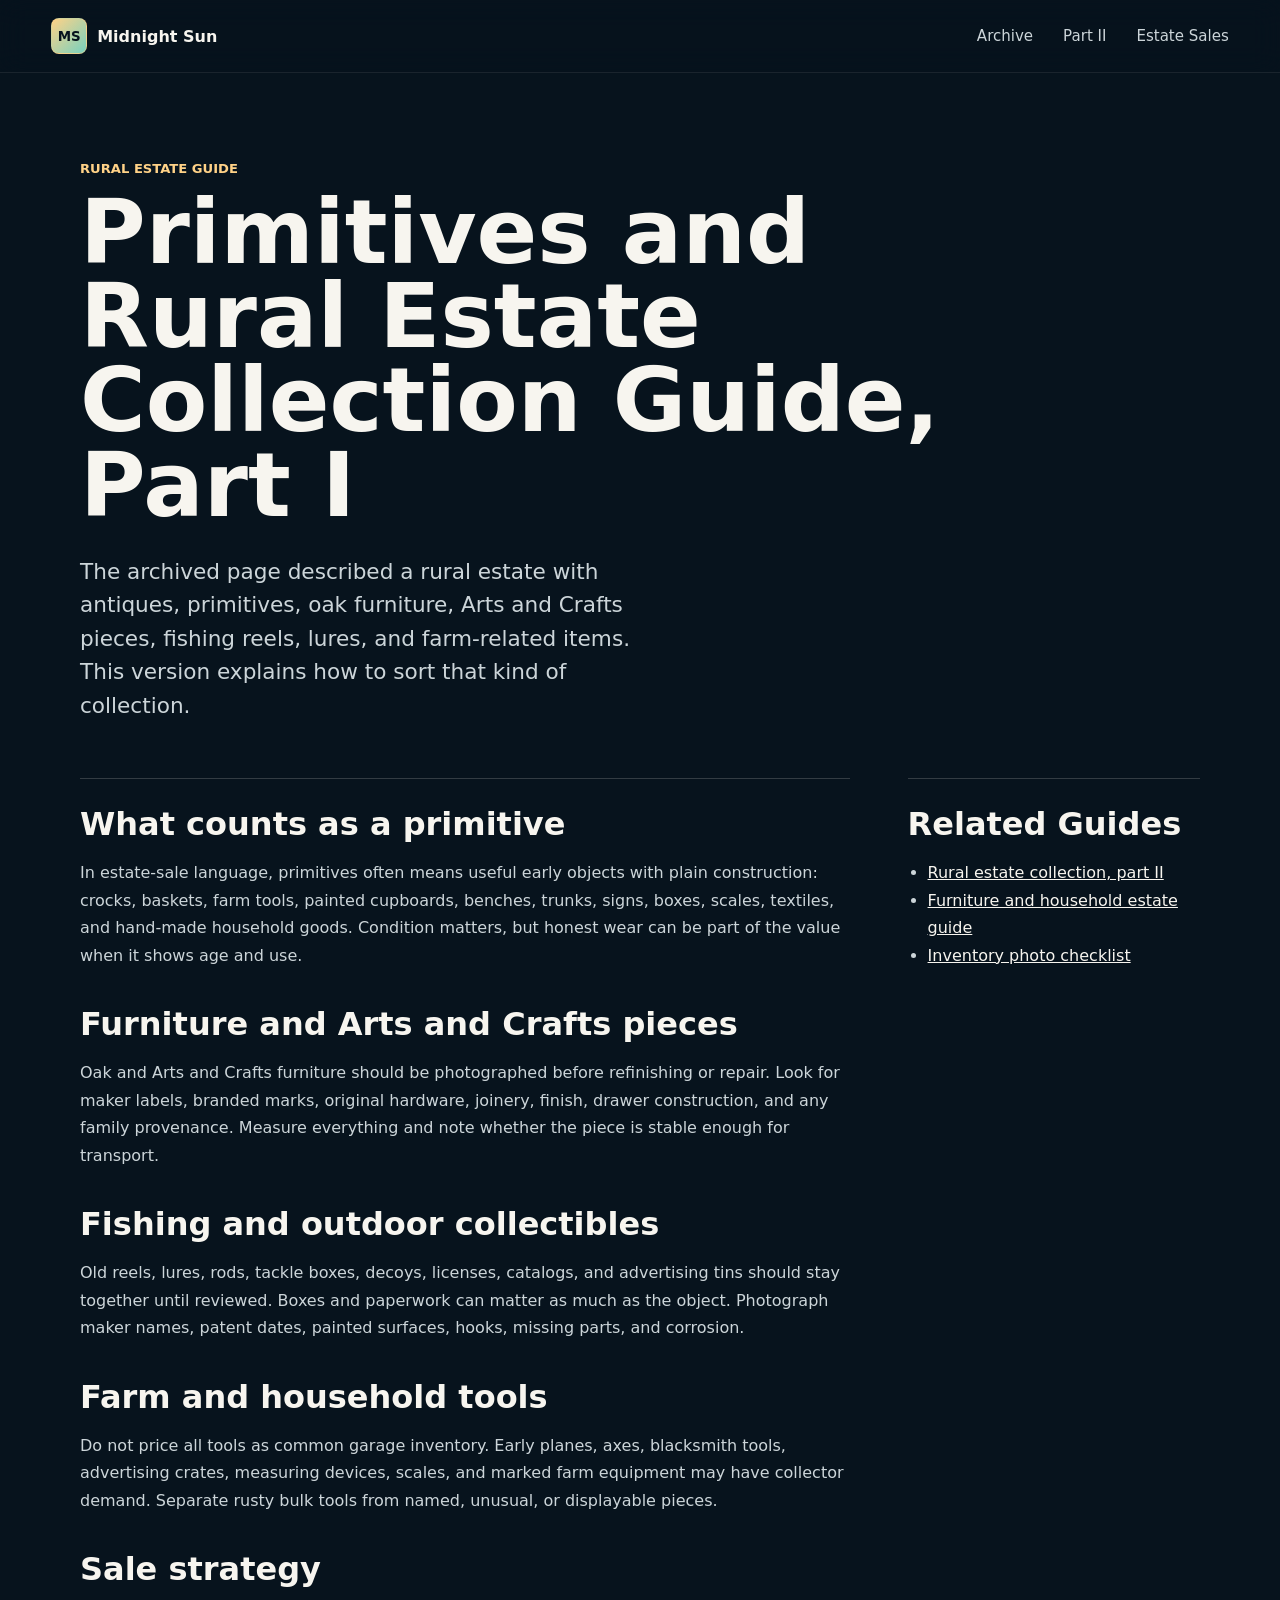
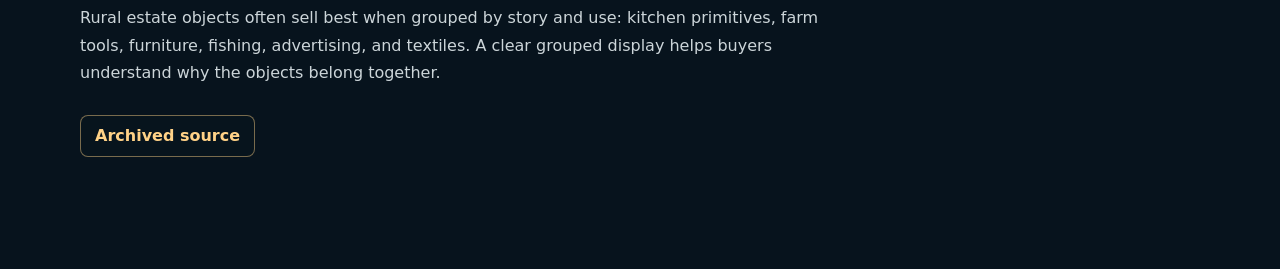
<file: sun8.html>
<!doctype html>
<html lang="en">
<head>
  <meta charset="utf-8">
  <meta name="viewport" content="width=device-width, initial-scale=1">
  <title>Primitives and Rural Estate Collection Guide, Part I</title>
  <meta name="description" content="How to sort and document rural estate antiques, primitives, oak furniture, Arts and Crafts pieces, fishing reels, lures, farm tools, and collectible household goods.">
  <link rel="canonical" href="https://midnightsunapp.com/sun8">
  <meta property="og:type" content="article">
  <meta property="og:title" content="Primitives and Rural Estate Collection Guide, Part I">
  <meta property="og:description" content="A practical guide to rural estate antiques, primitives, furniture, fishing items, and farm objects.">
  <meta property="og:url" content="https://midnightsunapp.com/sun8">
  <meta property="og:image" content="https://midnightsunapp.com/assets/antique-appraisal-hero.png">
  <meta name="twitter:card" content="summary_large_image">
  <link rel="stylesheet" href="/styles.css">
</head>
<body class="archive-page">
  <header class="site-header" aria-label="Site header">
    <a class="brand" href="/" aria-label="Midnight Sun home">
      <span class="brand-mark" aria-hidden="true">MS</span>
      <span>Midnight Sun</span>
    </a>
    <nav class="nav" aria-label="Archive navigation">
      <a href="/archive/">Archive</a>
      <a href="/sun11">Part II</a>
      <a href="/sun2">Estate Sales</a>
    </nav>
  </header>

  <main class="content-page">
    <section class="page-hero" aria-labelledby="page-title">
      <p class="eyebrow">Rural estate guide</p>
      <h1 id="page-title">Primitives and Rural Estate Collection Guide, Part I</h1>
      <p class="hero-copy">The archived page described a rural estate with antiques, primitives, oak furniture, Arts and Crafts pieces, fishing reels, lures, and farm-related items. This version explains how to sort that kind of collection.</p>
    </section>

    <section class="article-layout">
      <article class="article-body">
        <h2>What counts as a primitive</h2>
        <p>In estate-sale language, primitives often means useful early objects with plain construction: crocks, baskets, farm tools, painted cupboards, benches, trunks, signs, boxes, scales, textiles, and hand-made household goods. Condition matters, but honest wear can be part of the value when it shows age and use.</p>

        <h2>Furniture and Arts and Crafts pieces</h2>
        <p>Oak and Arts and Crafts furniture should be photographed before refinishing or repair. Look for maker labels, branded marks, original hardware, joinery, finish, drawer construction, and any family provenance. Measure everything and note whether the piece is stable enough for transport.</p>

        <h2>Fishing and outdoor collectibles</h2>
        <p>Old reels, lures, rods, tackle boxes, decoys, licenses, catalogs, and advertising tins should stay together until reviewed. Boxes and paperwork can matter as much as the object. Photograph maker names, patent dates, painted surfaces, hooks, missing parts, and corrosion.</p>

        <h2>Farm and household tools</h2>
        <p>Do not price all tools as common garage inventory. Early planes, axes, blacksmith tools, advertising crates, measuring devices, scales, and marked farm equipment may have collector demand. Separate rusty bulk tools from named, unusual, or displayable pieces.</p>

        <h2>Sale strategy</h2>
        <p>Rural estate objects often sell best when grouped by story and use: kitchen primitives, farm tools, furniture, fishing, advertising, and textiles. A clear grouped display helps buyers understand why the objects belong together.</p>

        <div class="source-actions">
          <button type="button" class="text-button" data-js-link="wayback-sun8">Archived source</button>
        </div>
      </article>

      <aside class="article-aside">
        <h2>Related Guides</h2>
        <ul>
          <li><a href="/sun11">Rural estate collection, part II</a></li>
          <li><a href="/sun7">Furniture and household estate guide</a></li>
          <li><a href="/photo_gallery">Inventory photo checklist</a></li>
        </ul>
      </aside>
    </section>
  </main>
  <script src="/archive-links.js" defer></script>
</body>
</html>
</file>
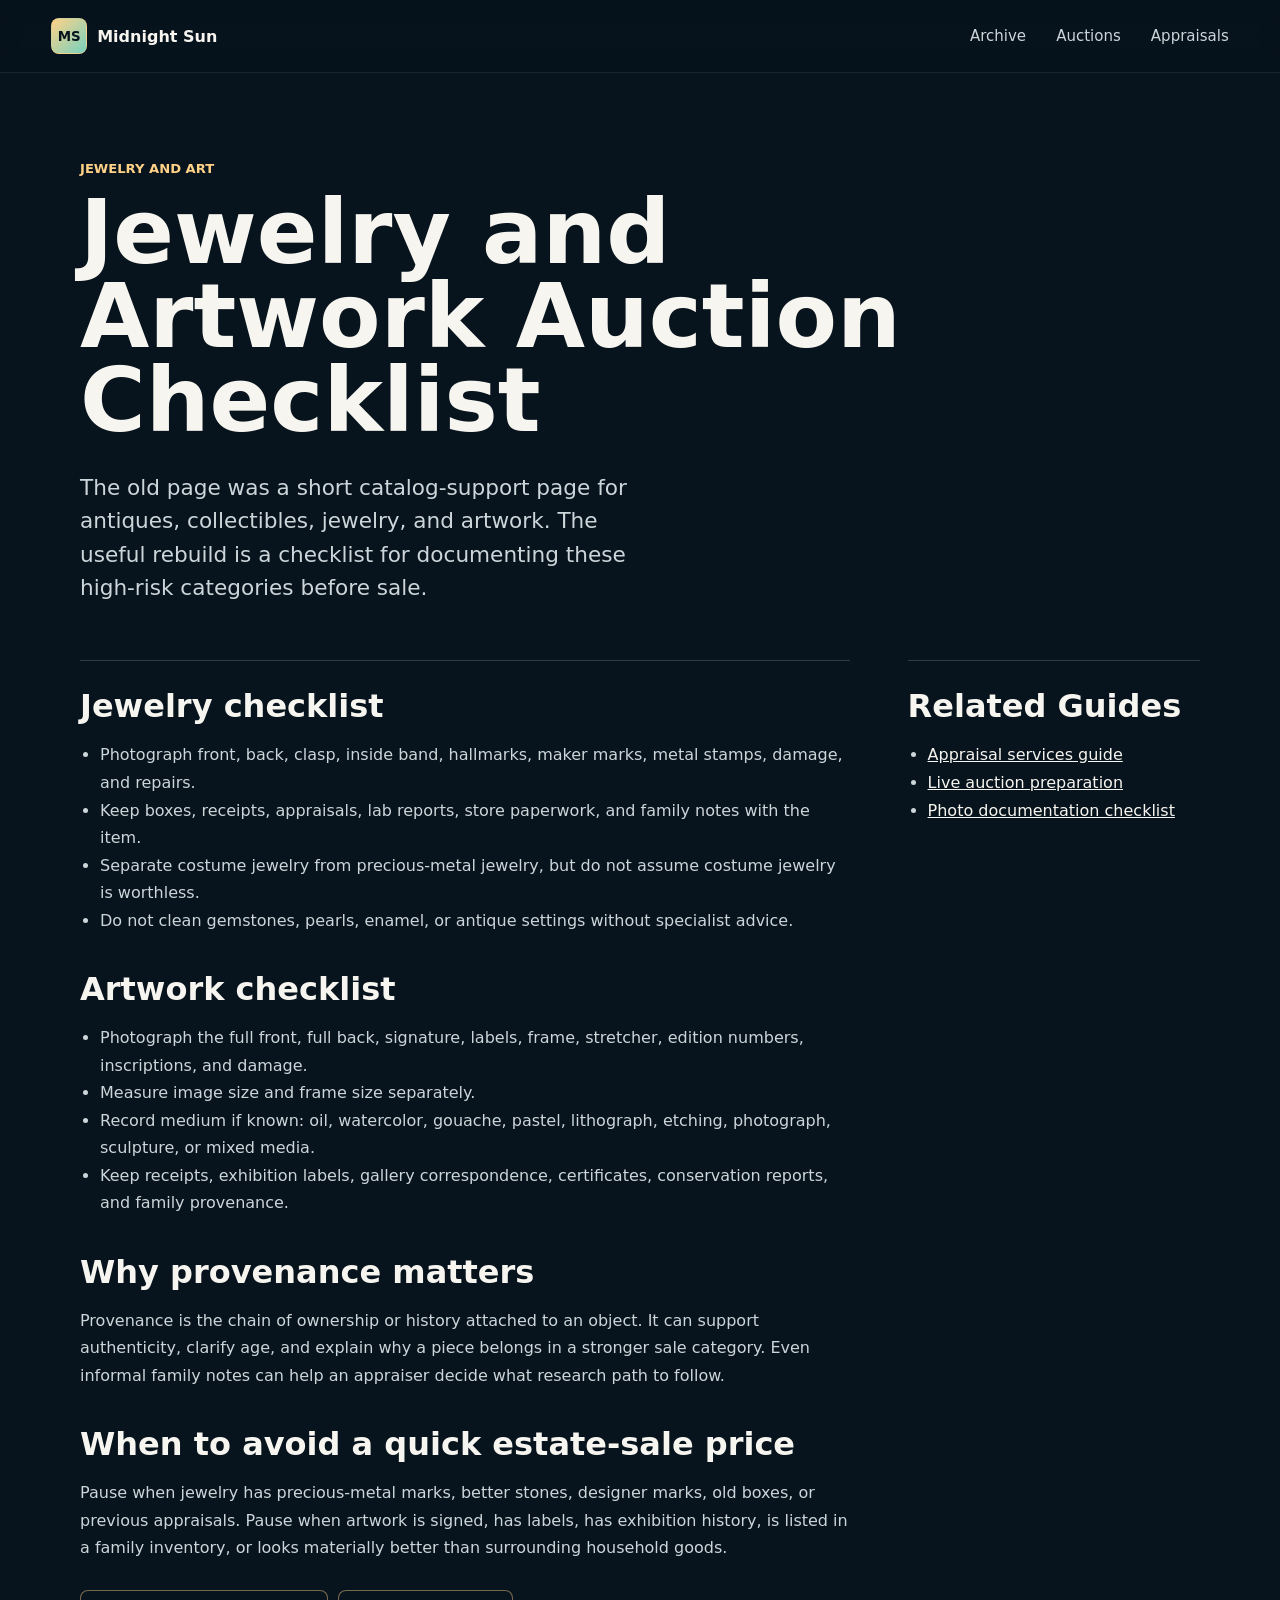
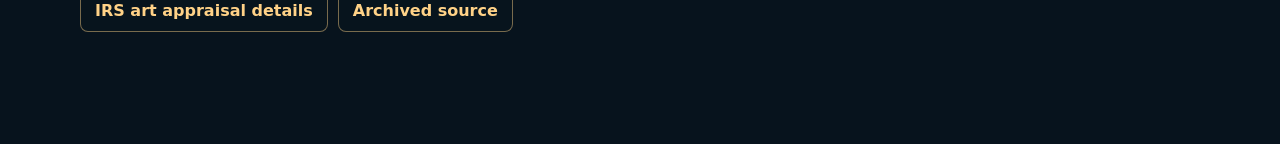
<file: sun9.html>
<!doctype html>
<html lang="en">
<head>
  <meta charset="utf-8">
  <meta name="viewport" content="width=device-width, initial-scale=1">
  <title>Jewelry and Artwork Auction Checklist</title>
  <meta name="description" content="How to document jewelry and artwork before appraisal or auction: signatures, marks, provenance, condition, measurements, metal marks, edition numbers, and photographs.">
  <link rel="canonical" href="https://midnightsunapp.com/sun9">
  <meta property="og:type" content="article">
  <meta property="og:title" content="Jewelry and Artwork Auction Checklist">
  <meta property="og:description" content="A practical checklist for preparing jewelry and artwork for appraisal or auction.">
  <meta property="og:url" content="https://midnightsunapp.com/sun9">
  <meta property="og:image" content="https://midnightsunapp.com/assets/antique-appraisal-hero.png">
  <meta name="twitter:card" content="summary_large_image">
  <link rel="stylesheet" href="/styles.css">
</head>
<body class="archive-page">
  <header class="site-header" aria-label="Site header">
    <a class="brand" href="/" aria-label="Midnight Sun home">
      <span class="brand-mark" aria-hidden="true">MS</span>
      <span>Midnight Sun</span>
    </a>
    <nav class="nav" aria-label="Archive navigation">
      <a href="/archive/">Archive</a>
      <a href="/live_auctions_only">Auctions</a>
      <a href="/sun3">Appraisals</a>
    </nav>
  </header>

  <main class="content-page">
    <section class="page-hero" aria-labelledby="page-title">
      <p class="eyebrow">Jewelry and art</p>
      <h1 id="page-title">Jewelry and Artwork Auction Checklist</h1>
      <p class="hero-copy">The old page was a short catalog-support page for antiques, collectibles, jewelry, and artwork. The useful rebuild is a checklist for documenting these high-risk categories before sale.</p>
    </section>

    <section class="article-layout">
      <article class="article-body">
        <h2>Jewelry checklist</h2>
        <ul>
          <li>Photograph front, back, clasp, inside band, hallmarks, maker marks, metal stamps, damage, and repairs.</li>
          <li>Keep boxes, receipts, appraisals, lab reports, store paperwork, and family notes with the item.</li>
          <li>Separate costume jewelry from precious-metal jewelry, but do not assume costume jewelry is worthless.</li>
          <li>Do not clean gemstones, pearls, enamel, or antique settings without specialist advice.</li>
        </ul>

        <h2>Artwork checklist</h2>
        <ul>
          <li>Photograph the full front, full back, signature, labels, frame, stretcher, edition numbers, inscriptions, and damage.</li>
          <li>Measure image size and frame size separately.</li>
          <li>Record medium if known: oil, watercolor, gouache, pastel, lithograph, etching, photograph, sculpture, or mixed media.</li>
          <li>Keep receipts, exhibition labels, gallery correspondence, certificates, conservation reports, and family provenance.</li>
        </ul>

        <h2>Why provenance matters</h2>
        <p>Provenance is the chain of ownership or history attached to an object. It can support authenticity, clarify age, and explain why a piece belongs in a stronger sale category. Even informal family notes can help an appraiser decide what research path to follow.</p>

        <h2>When to avoid a quick estate-sale price</h2>
        <p>Pause when jewelry has precious-metal marks, better stones, designer marks, old boxes, or previous appraisals. Pause when artwork is signed, has labels, has exhibition history, is listed in a family inventory, or looks materially better than surrounding household goods.</p>

        <div class="source-actions">
          <button type="button" class="text-button" data-js-link="source-irs-pub561">IRS art appraisal details</button>
          <button type="button" class="text-button" data-js-link="wayback-sun9">Archived source</button>
        </div>
      </article>

      <aside class="article-aside">
        <h2>Related Guides</h2>
        <ul>
          <li><a href="/sun3">Appraisal services guide</a></li>
          <li><a href="/live_auctions_only">Live auction preparation</a></li>
          <li><a href="/photo_gallery">Photo documentation checklist</a></li>
        </ul>
      </aside>
    </section>
  </main>
  <script src="/archive-links.js" defer></script>
</body>
</html>
</file>
<file: styles.css>
:root {
  color-scheme: dark;
  --ink: #f7f5ef;
  --muted: #ccd5d9;
  --panel: rgba(8, 22, 31, 0.76);
  --panel-border: rgba(247, 245, 239, 0.16);
  --line: rgba(247, 245, 239, 0.18);
  --night: #07131d;
  --deep: #0e2630;
  --sun: #f1a642;
  --sun-bright: #ffd287;
  --teal: #76d1bf;
  --max: 1120px;
}

* {
  box-sizing: border-box;
}

html {
  scroll-behavior: smooth;
}

body {
  margin: 0;
  min-width: 320px;
  font-family: Inter, ui-sans-serif, system-ui, -apple-system, BlinkMacSystemFont, "Segoe UI", sans-serif;
  color: var(--ink);
  background: var(--night);
}

a {
  color: inherit;
}

.site-header {
  position: fixed;
  z-index: 5;
  top: 0;
  left: 0;
  right: 0;
  display: flex;
  align-items: center;
  justify-content: space-between;
  gap: 24px;
  width: 100%;
  padding: 18px clamp(18px, 4vw, 54px);
  background: rgba(7, 19, 29, 0.68);
  border-bottom: 1px solid rgba(247, 245, 239, 0.08);
  backdrop-filter: blur(14px);
}

.brand {
  display: inline-flex;
  align-items: center;
  gap: 10px;
  min-width: 0;
  text-decoration: none;
  font-weight: 700;
}

.brand-mark {
  display: inline-grid;
  place-items: center;
  width: 36px;
  height: 36px;
  flex: 0 0 auto;
  border: 1px solid rgba(255, 210, 135, 0.5);
  border-radius: 8px;
  color: var(--night);
  background: linear-gradient(135deg, var(--sun-bright), var(--teal));
  font-size: 0.84rem;
}

.nav {
  display: flex;
  align-items: center;
  justify-content: flex-end;
  gap: clamp(14px, 3vw, 30px);
  color: var(--muted);
  font-size: 0.94rem;
}

.nav a {
  text-decoration: none;
}

.nav a:hover {
  color: var(--ink);
}

.hero {
  position: relative;
  display: grid;
  align-items: center;
  min-height: 82svh;
  padding: 120px clamp(18px, 4vw, 54px) 64px;
  overflow: hidden;
}

.hero-image,
.hero-scrim {
  position: absolute;
  inset: 0;
  width: 100%;
  height: 100%;
}

.hero-image {
  object-fit: cover;
}

.hero-scrim {
  background:
    linear-gradient(90deg, rgba(7, 19, 29, 0.95) 0%, rgba(7, 19, 29, 0.72) 35%, rgba(7, 19, 29, 0.22) 74%),
    linear-gradient(0deg, rgba(7, 19, 29, 0.82) 0%, rgba(7, 19, 29, 0) 44%);
}

.hero-content {
  position: relative;
  z-index: 1;
  width: min(680px, 100%);
  padding-top: 28px;
}

.eyebrow {
  margin: 0 0 14px;
  color: var(--sun-bright);
  font-size: 0.82rem;
  font-weight: 800;
  text-transform: uppercase;
}

h1,
h2,
h3,
p {
  overflow-wrap: anywhere;
}

h1 {
  margin: 0;
  font-size: clamp(3.4rem, 11vw, 7.5rem);
  line-height: 0.94;
}

.hero-copy {
  width: min(560px, 100%);
  margin: 28px 0 0;
  color: var(--muted);
  font-size: clamp(1.08rem, 2vw, 1.35rem);
  line-height: 1.55;
}

.hero-actions {
  display: flex;
  flex-wrap: wrap;
  gap: 12px;
  margin-top: 32px;
}

.button {
  display: inline-flex;
  align-items: center;
  justify-content: center;
  min-height: 46px;
  padding: 0 18px;
  border-radius: 8px;
  font-weight: 800;
  text-decoration: none;
}

.button.primary {
  color: var(--night);
  background: var(--sun-bright);
}

.button.secondary {
  border: 1px solid rgba(247, 245, 239, 0.26);
  color: var(--ink);
  background: rgba(8, 22, 31, 0.46);
}

.status-band {
  display: grid;
  grid-template-columns: repeat(3, minmax(0, 1fr));
  gap: 1px;
  background: var(--line);
  border-top: 1px solid var(--line);
  border-bottom: 1px solid var(--line);
}

.status-item {
  min-height: 112px;
  padding: 24px clamp(18px, 4vw, 54px);
  background: var(--deep);
}

.status-item strong,
.status-item span {
  display: block;
}

.status-item strong {
  color: var(--sun-bright);
  font-size: 0.78rem;
  text-transform: uppercase;
}

.status-item span {
  margin-top: 10px;
  color: var(--ink);
  font-size: clamp(1.05rem, 2vw, 1.3rem);
  font-weight: 750;
}

.section {
  display: grid;
  grid-template-columns: minmax(0, 0.9fr) minmax(0, 1.1fr);
  gap: clamp(28px, 6vw, 72px);
  width: min(var(--max), calc(100% - 36px));
  margin: 0 auto;
  padding: clamp(58px, 9vw, 104px) 0;
}

.section-copy h2 {
  margin: 0;
  font-size: clamp(2rem, 5vw, 4rem);
  line-height: 1.03;
}

.section-copy p:not(.eyebrow) {
  margin: 22px 0 0;
  color: var(--muted);
  font-size: 1.05rem;
  line-height: 1.75;
}

.principles-grid {
  display: grid;
  grid-template-columns: repeat(3, minmax(0, 1fr));
  gap: 14px;
}

.principle {
  min-height: 212px;
  padding: 22px;
  border: 1px solid var(--panel-border);
  border-radius: 8px;
  background: var(--panel);
}

.principle h3 {
  margin: 0;
  font-size: 1.18rem;
}

.principle p {
  margin: 14px 0 0;
  color: var(--muted);
  line-height: 1.65;
}

.guide-band {
  width: min(var(--max), calc(100% - 36px));
  margin: 0 auto;
  padding: clamp(54px, 8vw, 90px) 0;
  border-top: 1px solid var(--line);
  border-bottom: 1px solid var(--line);
}

.guide-band h2 {
  max-width: 780px;
  margin: 0;
  font-size: clamp(1.9rem, 4vw, 3.4rem);
  line-height: 1.08;
}

.checklist-grid,
.compact-grid,
.fact-list {
  display: grid;
  grid-template-columns: repeat(2, minmax(0, 1fr));
  gap: 14px;
  margin-top: 28px;
}

.checklist-grid article,
.compact-grid article,
.fact-list article {
  min-height: 172px;
  padding: 22px;
  border: 1px solid var(--panel-border);
  border-radius: 8px;
  background: var(--panel);
}

.checklist-grid h3,
.compact-grid h3,
.fact-list h3 {
  margin: 0;
  font-size: 1.05rem;
}

.checklist-grid p,
.compact-grid p,
.fact-list p {
  margin: 12px 0 0;
  color: var(--muted);
  line-height: 1.65;
}

.fact-list {
  align-content: start;
  margin-top: 0;
}

.fact-list .source-actions {
  grid-column: 1 / -1;
}

.archive-band {
  display: grid;
  grid-template-columns: minmax(0, 1fr) minmax(260px, 0.72fr);
  gap: clamp(24px, 5vw, 64px);
  width: min(var(--max), calc(100% - 36px));
  margin: 0 auto clamp(56px, 8vw, 96px);
  padding: clamp(28px, 5vw, 44px) 0 0;
  border-top: 1px solid var(--line);
}

.archive-band h2 {
  margin: 0;
  font-size: clamp(1.7rem, 3.5vw, 3rem);
  line-height: 1.08;
}

.archive-band p:not(.eyebrow) {
  margin: 18px 0 0;
  color: var(--muted);
  line-height: 1.72;
}

.archive-links,
.link-grid {
  display: grid;
  gap: 10px;
}

.archive-links a,
.link-grid a {
  display: flex;
  align-items: center;
  min-height: 46px;
  padding: 12px 14px;
  border: 1px solid var(--panel-border);
  border-radius: 8px;
  color: var(--ink);
  background: rgba(8, 22, 31, 0.56);
  text-decoration: none;
}

.archive-links a:hover,
.link-grid a:hover {
  border-color: rgba(255, 210, 135, 0.58);
  background: rgba(18, 42, 50, 0.78);
}

.archive-page .site-header {
  position: sticky;
}

.content-page {
  min-height: 100svh;
}

.page-hero {
  width: min(var(--max), calc(100% - 36px));
  margin: 0 auto;
  padding: clamp(54px, 8vw, 88px) 0 clamp(34px, 5vw, 56px);
}

.page-hero h1 {
  max-width: 900px;
  font-size: clamp(2.5rem, 7vw, 5.6rem);
}

.article-layout {
  display: grid;
  grid-template-columns: minmax(0, 1fr) minmax(260px, 0.38fr);
  gap: clamp(24px, 5vw, 58px);
  width: min(var(--max), calc(100% - 36px));
  margin: 0 auto;
  padding: 0 0 clamp(64px, 9vw, 112px);
}

.article-body,
.article-aside {
  border-top: 1px solid var(--line);
  padding-top: 26px;
}

.article-body h2,
.article-aside h2 {
  margin: 0;
  font-size: clamp(1.3rem, 2.6vw, 2rem);
}

.article-body h2:not(:first-child) {
  margin-top: 36px;
}

.article-body p,
.article-body li,
.article-aside li {
  color: var(--muted);
  line-height: 1.72;
}

.article-body p {
  margin: 16px 0 0;
}

.article-body ul,
.article-aside ul,
.article-body ol {
  margin: 16px 0 0;
  padding-left: 20px;
}

.article-body strong {
  color: var(--ink);
}

.step-list {
  display: grid;
  gap: 12px;
}

.step-list li {
  padding: 14px 16px;
  border: 1px solid var(--panel-border);
  border-radius: 8px;
  background: rgba(8, 22, 31, 0.44);
}

.article-aside a {
  color: var(--ink);
}

.source-actions {
  display: flex;
  flex-wrap: wrap;
  gap: 10px;
  margin-top: 28px;
}

.text-button {
  min-height: 42px;
  padding: 0 14px;
  border: 1px solid rgba(255, 210, 135, 0.46);
  border-radius: 8px;
  color: var(--sun-bright);
  background: rgba(8, 22, 31, 0.5);
  font: inherit;
  font-weight: 800;
  cursor: pointer;
}

.text-button:hover {
  background: rgba(255, 210, 135, 0.12);
}

@media (max-width: 760px) {
  .site-header {
    position: absolute;
    align-items: flex-start;
    padding-top: 14px;
  }

  .nav {
    gap: 12px;
    font-size: 0.86rem;
  }

  .hero {
    min-height: 78svh;
    padding-top: 104px;
  }

  .status-band,
  .section,
  .principles-grid,
  .checklist-grid,
  .compact-grid,
  .fact-list,
  .archive-band,
  .article-layout {
    grid-template-columns: 1fr;
  }

  .fact-list {
    margin-top: 28px;
  }

  .status-item {
    min-height: 90px;
  }

  .archive-page .site-header {
    position: static;
  }

  .page-hero {
    padding-top: 40px;
  }
}

@media (max-width: 460px) {
  .site-header {
    gap: 12px;
  }

  .brand {
    font-size: 0.92rem;
  }

  .brand-mark {
    width: 32px;
    height: 32px;
  }

  .nav {
    flex-direction: column;
    align-items: flex-end;
    gap: 6px;
  }

  .hero-actions {
    flex-direction: column;
    align-items: stretch;
  }
}
</file>
